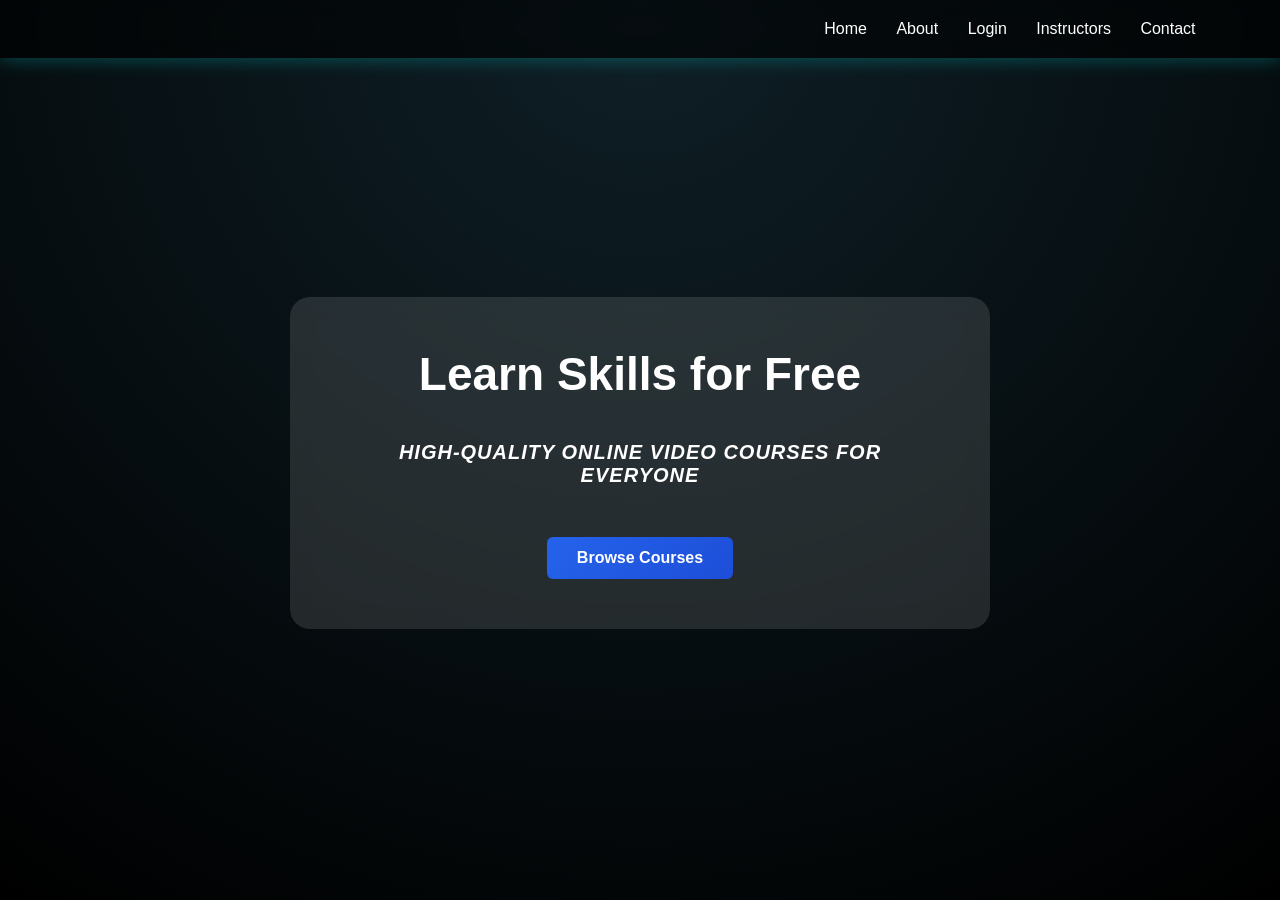
<file: index.html>
<!DOCTYPE html>
<html lang="en">
<head>
<meta charset="UTF-8">
<title>LearnHub | Free Video Courses</title>
<link rel="stylesheet" href="style.css">
</head>
<body>

<header>
  <h1></h1>
  <nav>
    <a href="index.html">Home</a>
    <a href="about.html">About</a>
    <a href="login.html">Login</a>
    <a href="instructors.html">Instructors</a>
    <a href="contact.html">Contact</a>
    <button onclick="toggleDark()"></button>
  </nav>
</header>

<section class="hero" style="position: relative; overflow: hidden;">

  <!-- Background Video -->
  <video autoplay muted loop playsinline
    style="
      position: absolute;
      top: 50%;
      left: 50%;
      min-width: 100%;
      min-height: 100%;
      width: auto;
      height: auto;
      transform: translate(-50%, -50%);
      z-index: -1;
      object-fit: cover;
    ">
    <source src="https://media.istockphoto.com/id/869584204/video/typing-on-laptop-keyboard.mp4?s=mp4-640x640-is&k=20&c=Zihyv3ENq0JlG5N9iDpDkFglo_7ZPYJz7JL7HR5-B1g=" type="video/mp4">
    Your browser does not support the video tag.
  </video>

  <!-- Hero Content -->
  <div class="hero-box">
    <h2>Learn Skills for Free</h2>
    <p>High-quality online video courses for everyone</p>
    <a href="courses.html" class="btn">Browse Courses</a>
  </div>
</section>
<script>
function toggleDark(){
  document.body.classList.toggle("dark");
}
</script>

</body>
</html>
</file>
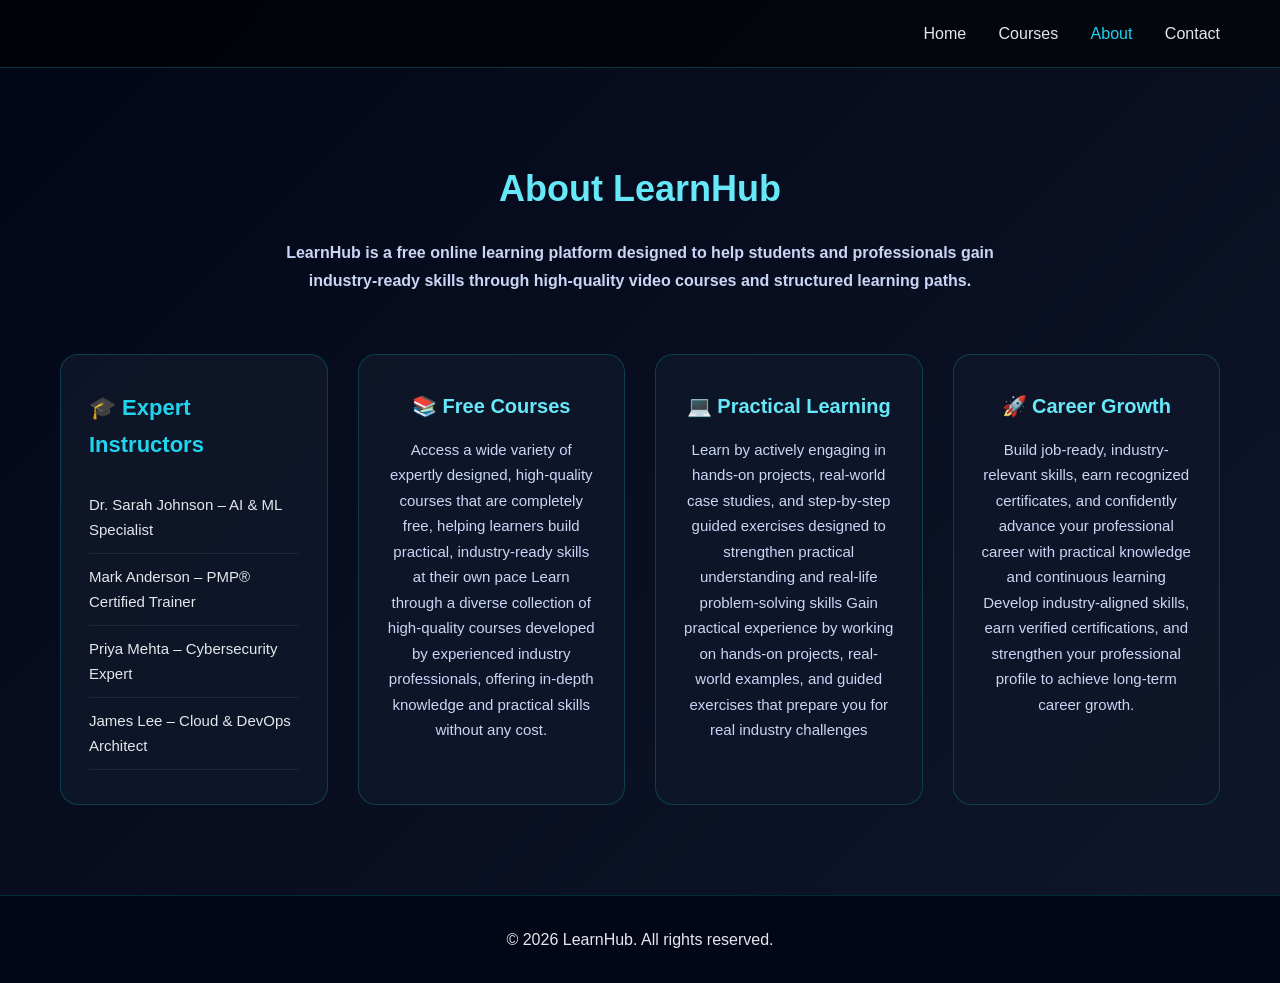
<file: about.html>
<!DOCTYPE html>
<html lang="en">
<head>
  <meta charset="UTF-8">
  <title>About | LearnHub</title>

  <style>
    /* RESET */
    * {
      margin: 0;
      padding: 0;
      box-sizing: border-box;
      font-family: "Segoe UI", Arial, sans-serif;
    }

    body {
      background: linear-gradient(135deg, #020617, #0f172a);
      color: #e5e7eb;
      line-height: 1.7;
    }

    /* HEADER */
    .main-header {
      display: flex;
      justify-content: space-between;
      align-items: center;
      padding: 20px 60px;
      background: rgba(0, 0, 0, 0.6);
      border-bottom: 1px solid rgba(0, 255, 255, 0.2);
    }

    .logo {
      font-size: 28px;
      color: #22d3ee;
    }

    .nav-links a {
      margin-left: 28px;
      color: #e5e7eb;
      text-decoration: none;
      font-weight: 500;
    }

    .nav-links a.active,
    .nav-links a:hover {
      color: #22d3ee;
    }

    /* SECTIONS */
    section {
      padding: 90px 60px;
      text-align: center;
    }

    .section-title {
      font-size: 36px;
      color: #67e8f9;
      margin-bottom: 20px;
    }

    .section-desc {
      max-width: 780px;
      margin: 0 auto 60px;
      color: #cbd5f5;
    }

    /* ABOUT FEATURES */
    .about-features {
      max-width: 1200px;
      margin: 0 auto;
      display: grid;
      grid-template-columns: repeat(4, 1fr);
      gap: 30px;
    }

    .feature-box {
      background: rgba(15, 23, 42, 0.9);
      border-radius: 18px;
      padding: 34px 28px;
      border: 1px solid rgba(0, 255, 255, 0.18);
      min-height: 320px;
      display: flex;
      flex-direction: column;
      justify-content: flex-start;
      transition: 0.35s;
    }

    .feature-box:hover {
      transform: translateY(-8px);
      box-shadow: 0 0 32px rgba(34, 211, 238, 0.45);
    }

    .expert-box {
      text-align: left;
    }

    .expert-title {
      font-size: 22px;
      margin-bottom: 18px;
      color: #22d3ee;
    }

    .expert-list li {
      list-style: none;
      padding: 10px 0;
      border-bottom: 1px solid rgba(255, 255, 255, 0.08);
      font-size: 15px;
    }

    .feature-title {
      font-size: 20px;
      font-weight: 600;
      margin-bottom: 14px;
      color: #67e8f9;
    }

    .feature-desc {
      font-size: 15px;
      color: #cbd5f5;
    }

    /* PROGRAMS */
    .program-grid {
      display: grid;
      grid-template-columns: repeat(auto-fit, minmax(280px, 1fr));
      gap: 40px;
    }

    .program-card {
      background: rgba(15, 23, 42, 0.85);
      border-radius: 18px;
      padding: 20px;
      border: 1px solid rgba(0, 255, 255, 0.2);
      transition: 0.3s;
    }

    .program-card:hover {
      transform: translateY(-8px);
      box-shadow: 0 0 30px rgba(34, 211, 238, 0.4);
    }

    .program-card img {
      width: 100%;
      border-radius: 12px;
      margin-bottom: 16px;
    }

    .program-card h3 {
      color: #67e8f9;
      margin-bottom: 10px;
    }

    .program-card button {
      margin-top: 14px;
      padding: 10px 20px;
      border-radius: 30px;
      border: none;
      background: #22d3ee;
      color: #020617;
      font-weight: 600;
      cursor: pointer;
    }

    /* FOOTER */
    .main-footer {
      padding: 30px;
      text-align: center;
      background: #020617;
      border-top: 1px solid rgba(0, 255, 255, 0.15);
    }

    /* RESPONSIVE */
    @media (max-width: 1024px) {
      .about-features {
        grid-template-columns: repeat(2, 1fr);
      }
    }

    @media (max-width: 600px) {
      section {
        padding: 70px 24px;
      }

      .about-features {
        grid-template-columns: 1fr;
      }
    }
  </style>
</head>

<body>

<header class="main-header">
  <h1 class="logo"></h1>
  <nav class="nav-links">
    <a href="index.html">Home</a>
    <a href="courses.html">Courses</a>
    <a href="about.html" class="active">About</a>
    <a href="contact.html">Contact</a>
  </nav>
</header>

<main>

<section class="about-section">
  <h2 class="section-title">About LearnHub</h2>
  <p class="section-desc">
    <b>LearnHub is a free online learning platform designed to help students
    and professionals gain industry-ready skills through high-quality
    video courses and structured learning paths.</b>
  </p>

  <div class="about-features">

    <div class="feature-box expert-box">
      <h3 class="expert-title">🎓 Expert Instructors</h3>
      <ul class="expert-list">
        <li>Dr. Sarah Johnson – AI & ML Specialist</li>
        <li>Mark Anderson – PMP® Certified Trainer</li>
        <li>Priya Mehta – Cybersecurity Expert</li>
        <li>James Lee – Cloud & DevOps Architect</li>
      </ul>
    </div>

    <div class="feature-box">
      <div class="feature-title">📚 Free Courses</div>
      <div class="feature-desc">
       Access a wide variety of expertly designed, high-quality courses that are completely free, helping learners build practical, industry-ready skills at their own pace Learn through a diverse collection of high-quality courses developed by experienced industry professionals, offering in-depth knowledge and practical skills without any cost.
      </div>
    </div>

    <div class="feature-box">
      <div class="feature-title">💻 Practical Learning</div>
      <div class="feature-desc">
        Learn by actively engaging in hands-on projects, real-world case studies, and step-by-step guided exercises designed to strengthen practical understanding and real-life problem-solving skills Gain practical experience by working on hands-on projects, real-world examples, and guided exercises that prepare you for real industry challenges
      </div>
    </div>

    <div class="feature-box">
      <div class="feature-title">🚀 Career Growth</div>
      <div class="feature-desc">
        Build job-ready, industry-relevant skills, earn recognized certificates, and confidently advance your professional career with practical knowledge and continuous learning Develop industry-aligned skills, earn verified certifications, and strengthen your professional profile to achieve long-term career growth.
      </div>
    </div>

  </div>
</section>

</main>

<footer class="main-footer">
  <p>© 2026 LearnHub. All rights reserved.</p>
</footer>

</body>
</html>
</file>
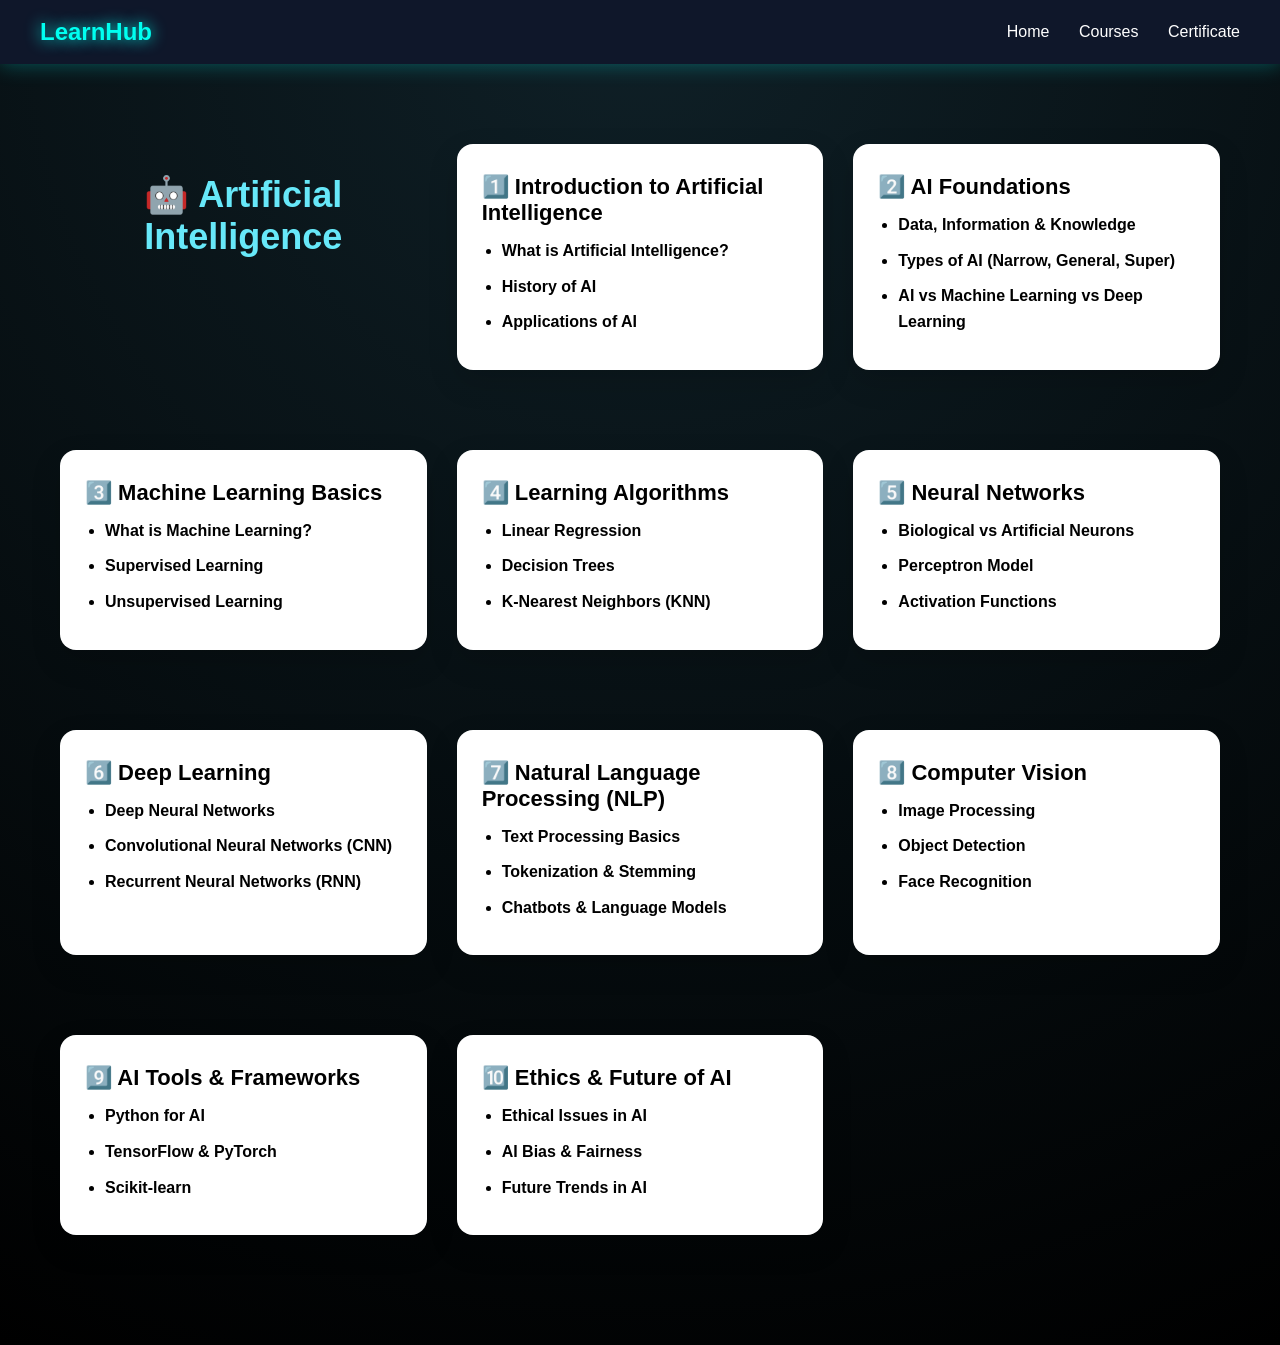
<file: course-ai.html>
<html lang="en">
<head>
<meta charset="UTF-8">
<title>HTML Course | LearnHub</title>
<link rel="stylesheet" href="style.css">
</head>
<body>

<header class="lux-header">
  <h1>LearnHub</h1>
  <nav>
    <a href="index.html">Home</a>
    <a href="courses.html">Courses</a>
    <a href="certificate.html">Certificate</a>
  </nav>
</header>
<section class="lux-container">

  <h2 class="section-title">🤖 Artificial Intelligence </h2>

  <div class="lux-card topic">
    <h3>1️⃣ Introduction to Artificial Intelligence</h3>
    <ul class="subtopics">
      <li><a href="#" target="_blank">What is Artificial Intelligence?</a></li>
      <li><a href="#" target="_blank">History of AI</a></li>
      <li><a href="#" target="_blank">Applications of AI</a></li>
    </ul>
  </div>

  <div class="lux-card topic">
    <h3>2️⃣ AI Foundations</h3>
    <ul class="subtopics">
      <li><a href="#" target="_blank">Data, Information & Knowledge</a></li>
      <li><a href="#" target="_blank">Types of AI (Narrow, General, Super)</a></li>
      <li><a href="#" target="_blank">AI vs Machine Learning vs Deep Learning</a></li>
    </ul>
  </div>

  <div class="lux-card topic">
    <h3>3️⃣ Machine Learning Basics</h3>
    <ul class="subtopics">
      <li><a href="#" target="_blank">What is Machine Learning?</a></li>
      <li><a href="#" target="_blank">Supervised Learning</a></li>
      <li><a href="#" target="_blank">Unsupervised Learning</a></li>
    </ul>
  </div>

  <div class="lux-card topic">
    <h3>4️⃣ Learning Algorithms</h3>
    <ul class="subtopics">
      <li><a href="#" target="_blank">Linear Regression</a></li>
      <li><a href="#" target="_blank">Decision Trees</a></li>
      <li><a href="#" target="_blank">K-Nearest Neighbors (KNN)</a></li>
    </ul>
  </div>

  <div class="lux-card topic">
    <h3>5️⃣ Neural Networks</h3>
    <ul class="subtopics">
      <li><a href="#" target="_blank">Biological vs Artificial Neurons</a></li>
      <li><a href="#" target="_blank">Perceptron Model</a></li>
      <li><a href="#" target="_blank">Activation Functions</a></li>
    </ul>
  </div>

  <div class="lux-card topic">
    <h3>6️⃣ Deep Learning</h3>
    <ul class="subtopics">
      <li><a href="#" target="_blank">Deep Neural Networks</a></li>
      <li><a href="#" target="_blank">Convolutional Neural Networks (CNN)</a></li>
      <li><a href="#" target="_blank">Recurrent Neural Networks (RNN)</a></li>
    </ul>
  </div>

  <div class="lux-card topic">
    <h3>7️⃣ Natural Language Processing (NLP)</h3>
    <ul class="subtopics">
      <li><a href="#" target="_blank">Text Processing Basics</a></li>
      <li><a href="#" target="_blank">Tokenization & Stemming</a></li>
      <li><a href="#" target="_blank">Chatbots & Language Models</a></li>
    </ul>
  </div>

  <div class="lux-card topic">
    <h3>8️⃣ Computer Vision</h3>
    <ul class="subtopics">
      <li><a href="#" target="_blank">Image Processing</a></li>
      <li><a href="#" target="_blank">Object Detection</a></li>
      <li><a href="#" target="_blank">Face Recognition</a></li>
    </ul>
  </div>

  <div class="lux-card topic">
    <h3>9️⃣ AI Tools & Frameworks</h3>
    <ul class="subtopics">
      <li><a href="#" target="_blank">Python for AI</a></li>
      <li><a href="#" target="_blank">TensorFlow & PyTorch</a></li>
      <li><a href="#" target="_blank">Scikit-learn</a></li>
    </ul>
  </div>

  <div class="lux-card topic">
    <h3>🔟 Ethics & Future of AI</h3>
    <ul class="subtopics">
      <li><a href="#" target="_blank">Ethical Issues in AI</a></li>
      <li><a href="#" target="_blank">AI Bias & Fairness</a></li>
      <li><a href="#" target="_blank">Future Trends in AI</a></li>
    </ul>
  </div>

</section>

<script>
 const topics = document.querySelectorAll("[data-topic]");
 let completedTopics = 0;
 function completeTopic(btn) {
 const card = btn.parentElement; 
if (card.classList.contains("completed")) return;
 card.classList.add("completed");
 card.classList.remove("locked");
 card.querySelector(".check").style.display = "inline";
 btn.innerText = "Completed ✔"; 
btn.disabled = true;
 completedTopics++;
 // Unlock next topic
 const next = card.nextElementSibling; 
if (next && next.classList.contains("locked")) { 
next.classList.remove("locked"); 
}
 updateProgress();
 } 
function updateProgress(){
 const percent = Math.round((completedTopics / topics.length) * 100); progress = percent;
 document.getElementById("progressValue").innerText = percent + "%";
 document.getElementById("progressText").innerText = "Course Progress: " + percent + "%";
 if (percent >= 70 && quizPassed) {
 unlockCertificate();
 }
 }
 </script>
 </body>
</file>
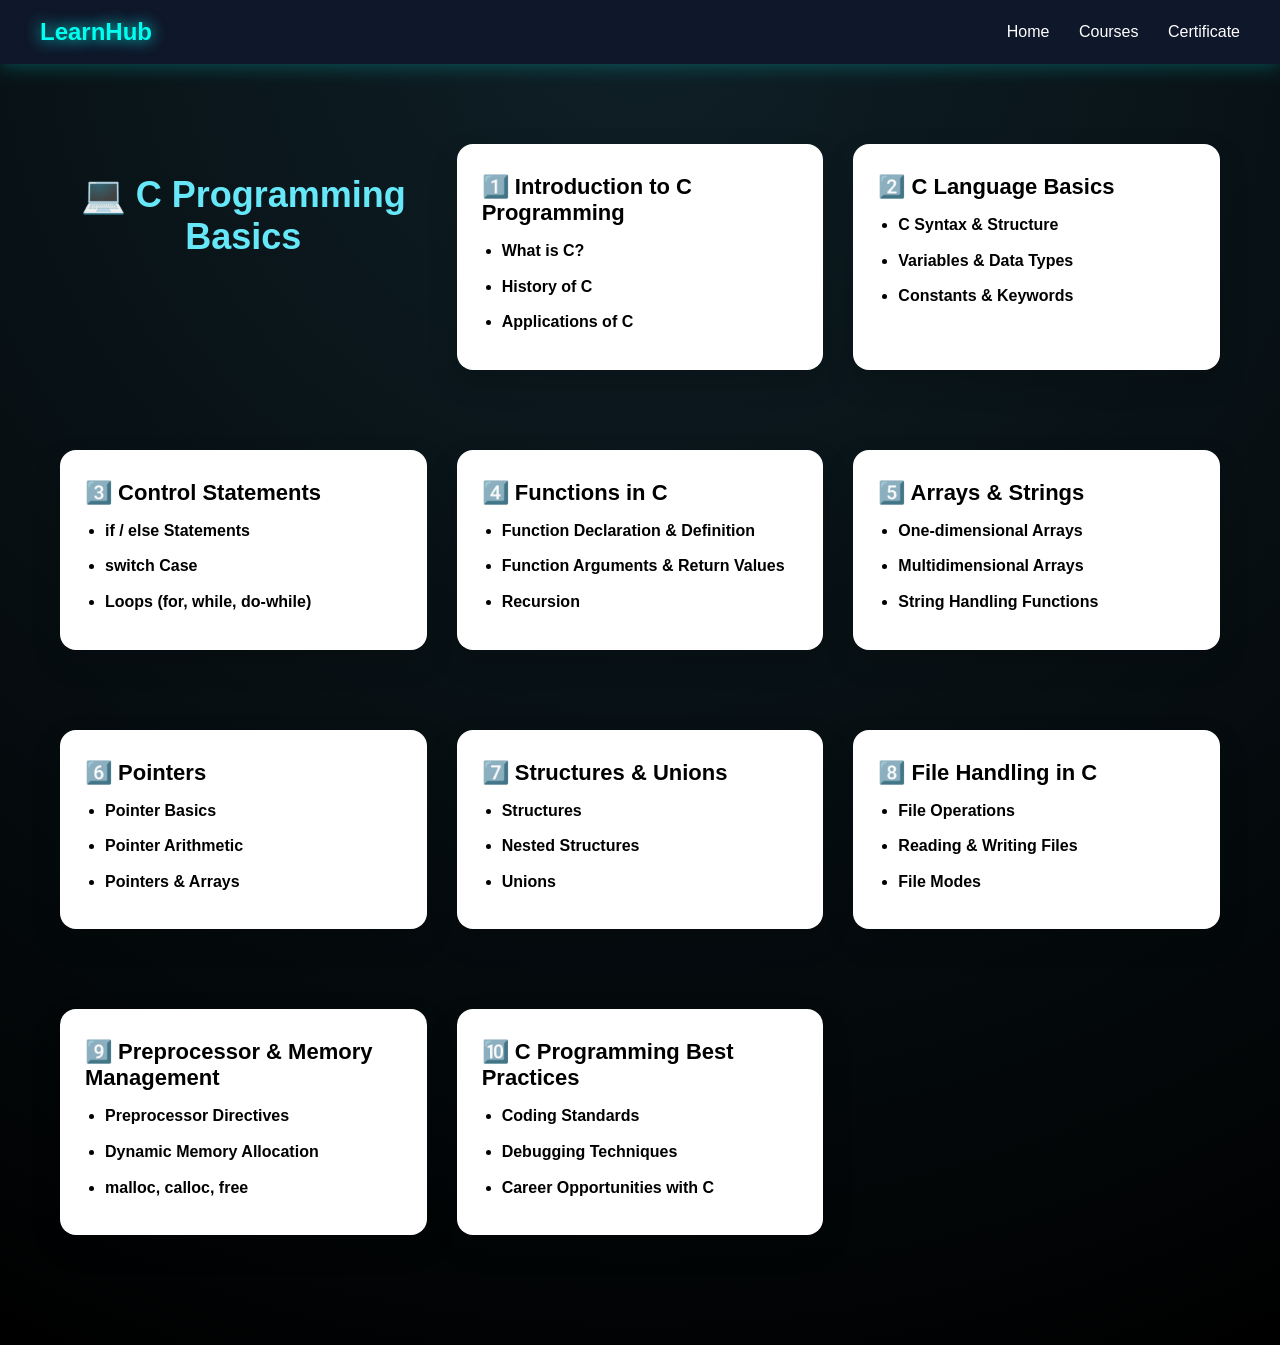
<file: course-C.html>
<html lang="en">
<head>
<meta charset="UTF-8">
<title>HTML Course | LearnHub</title>
<link rel="stylesheet" href="style.css">
</head>
<body>

<header class="lux-header">
  <h1>LearnHub</h1>
  <nav>
    <a href="index.html">Home</a>
    <a href="courses.html">Courses</a>
    <a href="certificate.html">Certificate</a>
  </nav>
</header>
<section class="lux-container">

  <h2 class="section-title">💻 C Programming Basics</h2>

  <div class="lux-card topic">
    <h3>1️⃣ Introduction to C Programming</h3>
    <ul class="subtopics">
      <li><a href="#" target="_blank">What is C?</a></li>
      <li><a href="#" target="_blank">History of C</a></li>
      <li><a href="#" target="_blank">Applications of C</a></li>
    </ul>
  </div>

  <div class="lux-card topic">
    <h3>2️⃣ C Language Basics</h3>
    <ul class="subtopics">
      <li><a href="#" target="_blank">C Syntax & Structure</a></li>
      <li><a href="#" target="_blank">Variables & Data Types</a></li>
      <li><a href="#" target="_blank">Constants & Keywords</a></li>
    </ul>
  </div>

  <div class="lux-card topic">
    <h3>3️⃣ Control Statements</h3>
    <ul class="subtopics">
      <li><a href="#" target="_blank">if / else Statements</a></li>
      <li><a href="#" target="_blank">switch Case</a></li>
      <li><a href="#" target="_blank">Loops (for, while, do-while)</a></li>
    </ul>
  </div>

  <div class="lux-card topic">
    <h3>4️⃣ Functions in C</h3>
    <ul class="subtopics">
      <li><a href="#" target="_blank">Function Declaration & Definition</a></li>
      <li><a href="#" target="_blank">Function Arguments & Return Values</a></li>
      <li><a href="#" target="_blank">Recursion</a></li>
    </ul>
  </div>

  <div class="lux-card topic">
    <h3>5️⃣ Arrays & Strings</h3>
    <ul class="subtopics">
      <li><a href="#" target="_blank">One-dimensional Arrays</a></li>
      <li><a href="#" target="_blank">Multidimensional Arrays</a></li>
      <li><a href="#" target="_blank">String Handling Functions</a></li>
    </ul>
  </div>

  <div class="lux-card topic">
    <h3>6️⃣ Pointers</h3>
    <ul class="subtopics">
      <li><a href="#" target="_blank">Pointer Basics</a></li>
      <li><a href="#" target="_blank">Pointer Arithmetic</a></li>
      <li><a href="#" target="_blank">Pointers & Arrays</a></li>
    </ul>
  </div>

  <div class="lux-card topic">
    <h3>7️⃣ Structures & Unions</h3>
    <ul class="subtopics">
      <li><a href="#" target="_blank">Structures</a></li>
      <li><a href="#" target="_blank">Nested Structures</a></li>
      <li><a href="#" target="_blank">Unions</a></li>
    </ul>
  </div>

  <div class="lux-card topic">
    <h3>8️⃣ File Handling in C</h3>
    <ul class="subtopics">
      <li><a href="#" target="_blank">File Operations</a></li>
      <li><a href="#" target="_blank">Reading & Writing Files</a></li>
      <li><a href="#" target="_blank">File Modes</a></li>
    </ul>
  </div>

  <div class="lux-card topic">
    <h3>9️⃣ Preprocessor & Memory Management</h3>
    <ul class="subtopics">
      <li><a href="#" target="_blank">Preprocessor Directives</a></li>
      <li><a href="#" target="_blank">Dynamic Memory Allocation</a></li>
      <li><a href="#" target="_blank">malloc, calloc, free</a></li>
    </ul>
  </div>

  <div class="lux-card topic">
    <h3>🔟 C Programming Best Practices</h3>
    <ul class="subtopics">
      <li><a href="#" target="_blank">Coding Standards</a></li>
      <li><a href="#" target="_blank">Debugging Techniques</a></li>
      <li><a href="#" target="_blank">Career Opportunities with C</a></li>
    </ul>
  </div>

</section>

<script>
 const topics = document.querySelectorAll("[data-topic]");
 let completedTopics = 0;
 function completeTopic(btn) {
 const card = btn.parentElement; 
if (card.classList.contains("completed")) return;
 card.classList.add("completed");
 card.classList.remove("locked");
 card.querySelector(".check").style.display = "inline";
 btn.innerText = "Completed ✔"; 
btn.disabled = true;
 completedTopics++;
 // Unlock next topic
 const next = card.nextElementSibling; 
if (next && next.classList.contains("locked")) { 
next.classList.remove("locked"); 
}
 updateProgress();
 } 
function updateProgress(){
 const percent = Math.round((completedTopics / topics.length) * 100); progress = percent;
 document.getElementById("progressValue").innerText = percent + "%";
 document.getElementById("progressText").innerText = "Course Progress: " + percent + "%";
 if (percent >= 70 && quizPassed) {
 unlockCertificate();
 }
 }
 </script>
</file>
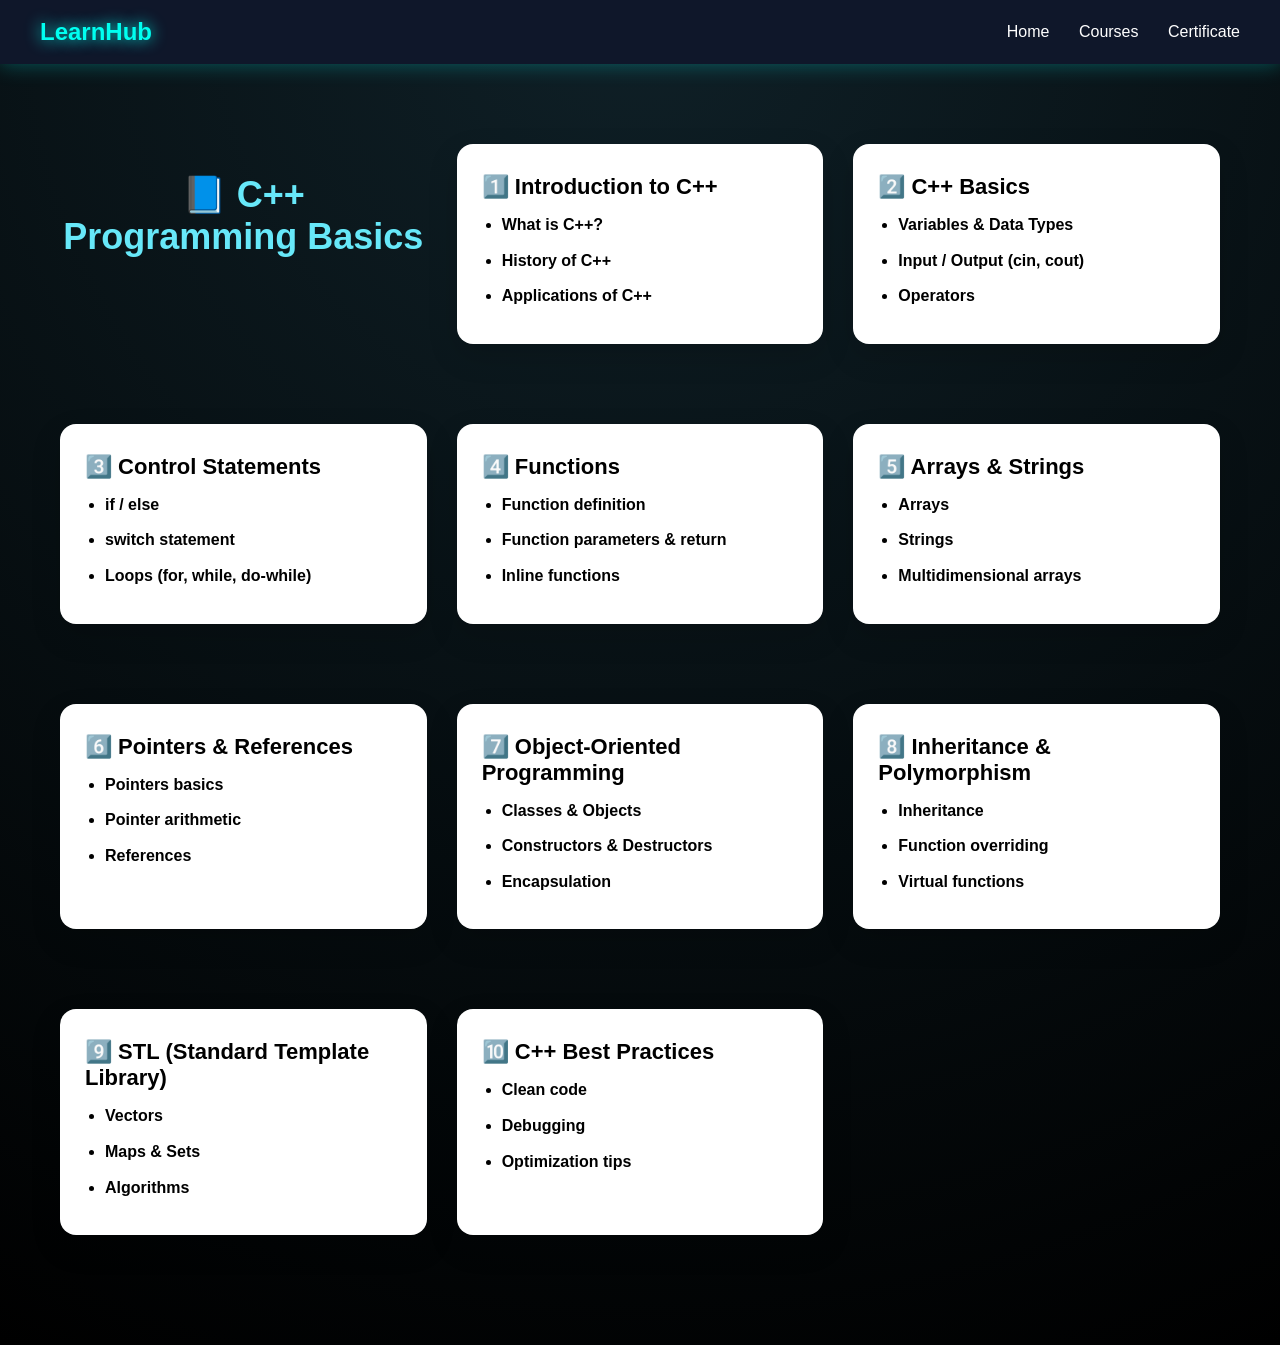
<file: course-cpp.html>
<html lang="en">
<head>
<meta charset="UTF-8">
<title>HTML Course | LearnHub</title>
<link rel="stylesheet" href="style.css">
</head>
<body>

<header class="lux-header">
  <h1>LearnHub</h1>
  <nav>
    <a href="index.html">Home</a>
    <a href="courses.html">Courses</a>
    <a href="certificate.html">Certificate</a>
  </nav>
</header>
<section class="lux-container">

  <h2 class="section-title">📘 C++ Programming Basics</h2>

  <div class="lux-card topic">
    <h3>1️⃣ Introduction to C++</h3>
    <ul class="subtopics">
      <li><a href="https://youtu.be/vLnPwxZdW4Y" target="_blank">What is C++?</a></li>
      <li><a href="https://youtu.be/vLnPwxZdW4Y" target="_blank">History of C++</a></li>
      <li><a href="https://youtu.be/vLnPwxZdW4Y" target="_blank">Applications of C++</a></li>
    </ul>
  </div>

  <div class="lux-card topic">
    <h3>2️⃣ C++ Basics</h3>
    <ul class="subtopics">
      <li><a href="https://youtu.be/ZzaPdXTrSb8" target="_blank">Variables & Data Types</a></li>
      <li><a href="https://youtu.be/ZzaPdXTrSb8" target="_blank">Input / Output (cin, cout)</a></li>
      <li><a href="https://youtu.be/ZzaPdXTrSb8" target="_blank">Operators</a></li>
    </ul>
  </div>

  <div class="lux-card topic">
    <h3>3️⃣ Control Statements</h3>
    <ul class="subtopics">
      <li><a href="https://youtu.be/7dPdMtBX1d8" target="_blank">if / else</a></li>
      <li><a href="https://youtu.be/7dPdMtBX1d8" target="_blank">switch statement</a></li>
      <li><a href="https://youtu.be/7dPdMtBX1d8" target="_blank">Loops (for, while, do-while)</a></li>
    </ul>
  </div>

  <div class="lux-card topic">
    <h3>4️⃣ Functions</h3>
    <ul class="subtopics">
      <li><a href="https://youtu.be/8jLOx1hD3_o" target="_blank">Function definition</a></li>
      <li><a href="https://youtu.be/8jLOx1hD3_o" target="_blank">Function parameters & return</a></li>
      <li><a href="https://youtu.be/8jLOx1hD3_o" target="_blank">Inline functions</a></li>
    </ul>
  </div>

  <div class="lux-card topic">
    <h3>5️⃣ Arrays & Strings</h3>
    <ul class="subtopics">
      <li><a href="https://youtu.be/8PopR3x-VMY" target="_blank">Arrays</a></li>
      <li><a href="https://youtu.be/8PopR3x-VMY" target="_blank">Strings</a></li>
      <li><a href="https://youtu.be/8PopR3x-VMY" target="_blank">Multidimensional arrays</a></li>
    </ul>
  </div>

  <div class="lux-card topic">
    <h3>6️⃣ Pointers & References</h3>
    <ul class="subtopics">
      <li><a href="https://youtu.be/Z_vX9Y8Jzqg" target="_blank">Pointers basics</a></li>
      <li><a href="https://youtu.be/Z_vX9Y8Jzqg" target="_blank">Pointer arithmetic</a></li>
      <li><a href="https://youtu.be/Z_vX9Y8Jzqg" target="_blank">References</a></li>
    </ul>
  </div>

  <div class="lux-card topic">
    <h3>7️⃣ Object-Oriented Programming</h3>
    <ul class="subtopics">
      <li><a href="https://youtu.be/wN0x9eZLix4" target="_blank">Classes & Objects</a></li>
      <li><a href="https://youtu.be/wN0x9eZLix4" target="_blank">Constructors & Destructors</a></li>
      <li><a href="https://youtu.be/wN0x9eZLix4" target="_blank">Encapsulation</a></li>
    </ul>
  </div>

  <div class="lux-card topic">
    <h3>8️⃣ Inheritance & Polymorphism</h3>
    <ul class="subtopics">
      <li><a href="https://youtu.be/5hR4D5k6fBc" target="_blank">Inheritance</a></li>
      <li><a href="https://youtu.be/5hR4D5k6fBc" target="_blank">Function overriding</a></li>
      <li><a href="https://youtu.be/5hR4D5k6fBc" target="_blank">Virtual functions</a></li>
    </ul>
  </div>

  <div class="lux-card topic">
    <h3>9️⃣ STL (Standard Template Library)</h3>
    <ul class="subtopics">
      <li><a href="https://youtu.be/g-1Cn3ccwXY" target="_blank">Vectors</a></li>
      <li><a href="https://youtu.be/g-1Cn3ccwXY" target="_blank">Maps & Sets</a></li>
      <li><a href="https://youtu.be/g-1Cn3ccwXY" target="_blank">Algorithms</a></li>
    </ul>
  </div>

  <div class="lux-card topic">
    <h3>🔟 C++ Best Practices</h3>
    <ul class="subtopics">
      <li><a href="https://youtu.be/vLnPwxZdW4Y" target="_blank">Clean code</a></li>
      <li><a href="https://youtu.be/vLnPwxZdW4Y" target="_blank">Debugging</a></li>
      <li><a href="https://youtu.be/vLnPwxZdW4Y" target="_blank">Optimization tips</a></li>
    </ul>
  </div>

</section>

<script>
 const topics = document.querySelectorAll("[data-topic]");
 let completedTopics = 0;
 function completeTopic(btn) {
 const card = btn.parentElement; 
if (card.classList.contains("completed")) return;
 card.classList.add("completed");
 card.classList.remove("locked");
 card.querySelector(".check").style.display = "inline";
 btn.innerText = "Completed ✔"; 
btn.disabled = true;
 completedTopics++;
 // Unlock next topic
 const next = card.nextElementSibling; 
if (next && next.classList.contains("locked")) { 
next.classList.remove("locked"); 
}
 updateProgress();
 } 
function updateProgress(){
 const percent = Math.round((completedTopics / topics.length) * 100); progress = percent;
 document.getElementById("progressValue").innerText = percent + "%";
 document.getElementById("progressText").innerText = "Course Progress: " + percent + "%";
 if (percent >= 70 && quizPassed) {
 unlockCertificate();
 }
 }
 </script>
 </body>
 </html>
</file>
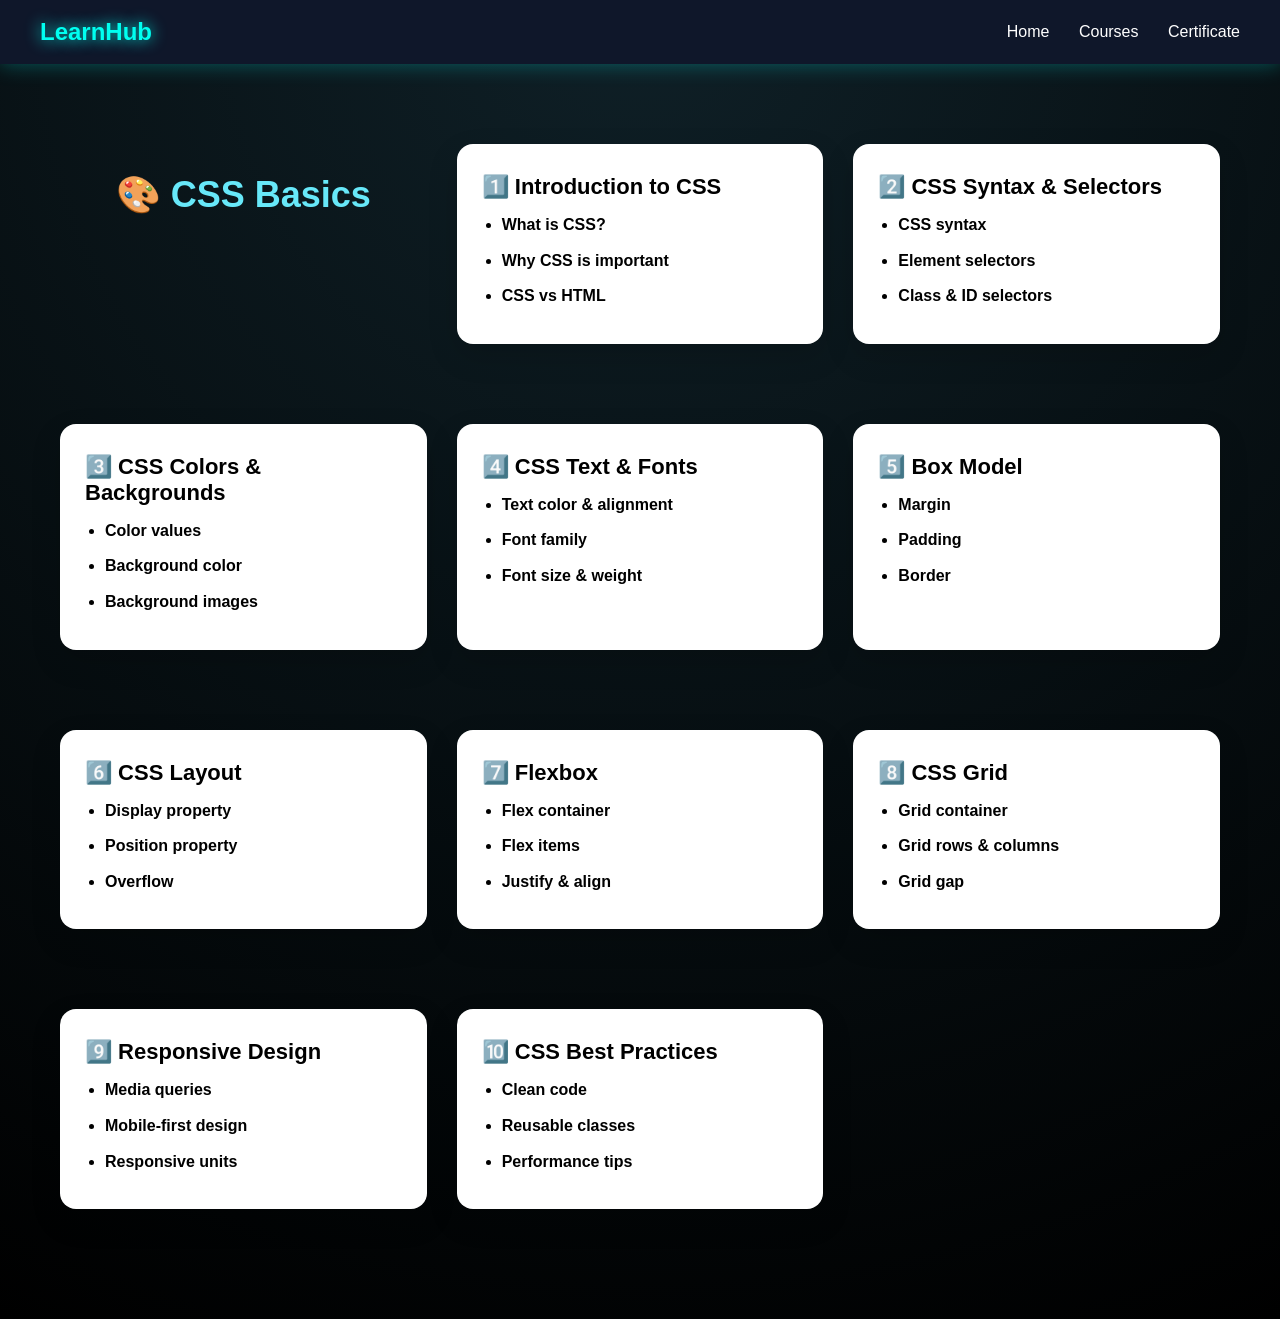
<file: Course-css.html>
<html lang="en">
<head>
<meta charset="UTF-8">
<title>HTML Course | LearnHub</title>
<link rel="stylesheet" href="style.css">
</head>
<body>

<header class="lux-header">
  <h1>LearnHub</h1>
  <nav>
    <a href="index.html">Home</a>
    <a href="courses.html">Courses</a>
    <a href="certificate.html">Certificate</a>
  </nav>
</header>
<!-- CSS TOPICS -->
<section class="lux-container">

  <h2 class="section-title">🎨 CSS Basics</h2>

  <div class="lux-card topic">
    <h3>1️⃣ Introduction to CSS</h3>
    <ul class="subtopics">
      <li><a href="https://youtu.be/1Rs2ND1ryYc" target="_blank">What is CSS?</a></li>
      <li><a href="https://youtu.be/1Rs2ND1ryYc" target="_blank">Why CSS is important</a></li>
      <li><a href="https://youtu.be/yfoY53QXEnI" target="_blank">CSS vs HTML</a></li>
    </ul>
  </div>

  <div class="lux-card topic">
    <h3>2️⃣ CSS Syntax & Selectors</h3>
    <ul class="subtopics">
      <li><a href="https://youtu.be/ZNXN_inHz8s" target="_blank">CSS syntax</a></li>
      <li><a href="https://youtu.be/l1mER1bV0N0" target="_blank">Element selectors</a></li>
      <li><a href="https://youtu.be/l1mER1bV0N0" target="_blank">Class & ID selectors</a></li>
    </ul>
  </div>

  <div class="lux-card topic">
    <h3>3️⃣ CSS Colors & Backgrounds</h3>
    <ul class="subtopics">
      <li><a href="https://youtu.be/7kVeCqQCxlk" target="_blank">Color values</a></li>
      <li><a href="https://youtu.be/7kVeCqQCxlk" target="_blank">Background color</a></li>
      <li><a href="https://youtu.be/7kVeCqQCxlk" target="_blank">Background images</a></li>
    </ul>
  </div>

  <div class="lux-card topic">
    <h3>4️⃣ CSS Text & Fonts</h3>
    <ul class="subtopics">
      <li><a href="https://youtu.be/yfoY53QXEnI" target="_blank">Text color & alignment</a></li>
      <li><a href="https://youtu.be/yfoY53QXEnI" target="_blank">Font family</a></li>
      <li><a href="https://youtu.be/yfoY53QXEnI" target="_blank">Font size & weight</a></li>
    </ul>
  </div>

  <div class="lux-card topic">
    <h3>5️⃣ Box Model</h3>
    <ul class="subtopics">
      <li><a href="https://youtu.be/rIO5326FgPE" target="_blank">Margin</a></li>
      <li><a href="https://youtu.be/rIO5326FgPE" target="_blank">Padding</a></li>
      <li><a href="https://youtu.be/rIO5326FgPE" target="_blank">Border</a></li>
    </ul>
  </div>

  <div class="lux-card topic">
    <h3>6️⃣ CSS Layout</h3>
    <ul class="subtopics">
      <li><a href="https://youtu.be/jx5jmI0UlXU" target="_blank">Display property</a></li>
      <li><a href="https://youtu.be/jx5jmI0UlXU" target="_blank">Position property</a></li>
      <li><a href="https://youtu.be/jx5jmI0UlXU" target="_blank">Overflow</a></li>
    </ul>
  </div>

  <div class="lux-card topic">
    <h3>7️⃣ Flexbox</h3>
    <ul class="subtopics">
      <li><a href="https://youtu.be/fYq5PXgSsbE" target="_blank">Flex container</a></li>
      <li><a href="https://youtu.be/fYq5PXgSsbE" target="_blank">Flex items</a></li>
      <li><a href="https://youtu.be/fYq5PXgSsbE" target="_blank">Justify & align</a></li>
    </ul>
  </div>

  <div class="lux-card topic">
    <h3>8️⃣ CSS Grid</h3>
    <ul class="subtopics">
      <li><a href="https://youtu.be/EFafSYg-PkI" target="_blank">Grid container</a></li>
      <li><a href="https://youtu.be/EFafSYg-PkI" target="_blank">Grid rows & columns</a></li>
      <li><a href="https://youtu.be/EFafSYg-PkI" target="_blank">Grid gap</a></li>
    </ul>
  </div>

  <div class="lux-card topic">
    <h3>9️⃣ Responsive Design</h3>
    <ul class="subtopics">
      <li><a href="https://youtu.be/srvUrASNj0s" target="_blank">Media queries</a></li>
      <li><a href="https://youtu.be/srvUrASNj0s" target="_blank">Mobile-first design</a></li>
      <li><a href="https://youtu.be/srvUrASNj0s" target="_blank">Responsive units</a></li>
    </ul>
  </div>

  <div class="lux-card topic">
    <h3>🔟 CSS Best Practices</h3>
    <ul class="subtopics">
      <li><a href="https://youtu.be/1Rs2ND1ryYc" target="_blank">Clean code</a></li>
      <li><a href="https://youtu.be/1Rs2ND1ryYc" target="_blank">Reusable classes</a></li>
      <li><a href="https://youtu.be/1Rs2ND1ryYc" target="_blank">Performance tips</a></li>
    </ul>
  </div>

</section>

<script>
 const topics = document.querySelectorAll("[data-topic]");
 let completedTopics = 0;
 function completeTopic(btn) {
 const card = btn.parentElement; 
if (card.classList.contains("completed")) return;
 card.classList.add("completed");
 card.classList.remove("locked");
 card.querySelector(".check").style.display = "inline";
 btn.innerText = "Completed ✔"; 
btn.disabled = true;
 completedTopics++;
 // Unlock next topic
 const next = card.nextElementSibling; 
if (next && next.classList.contains("locked")) { 
next.classList.remove("locked"); 
}
 updateProgress();
 } 
function updateProgress(){
 const percent = Math.round((completedTopics / topics.length) * 100); progress = percent;
 document.getElementById("progressValue").innerText = percent + "%";
 document.getElementById("progressText").innerText = "Course Progress: " + percent + "%";
 if (percent >= 70 && quizPassed) {
 unlockCertificate();
 }
 }
 </script>
 </body>
 </html>
</file>
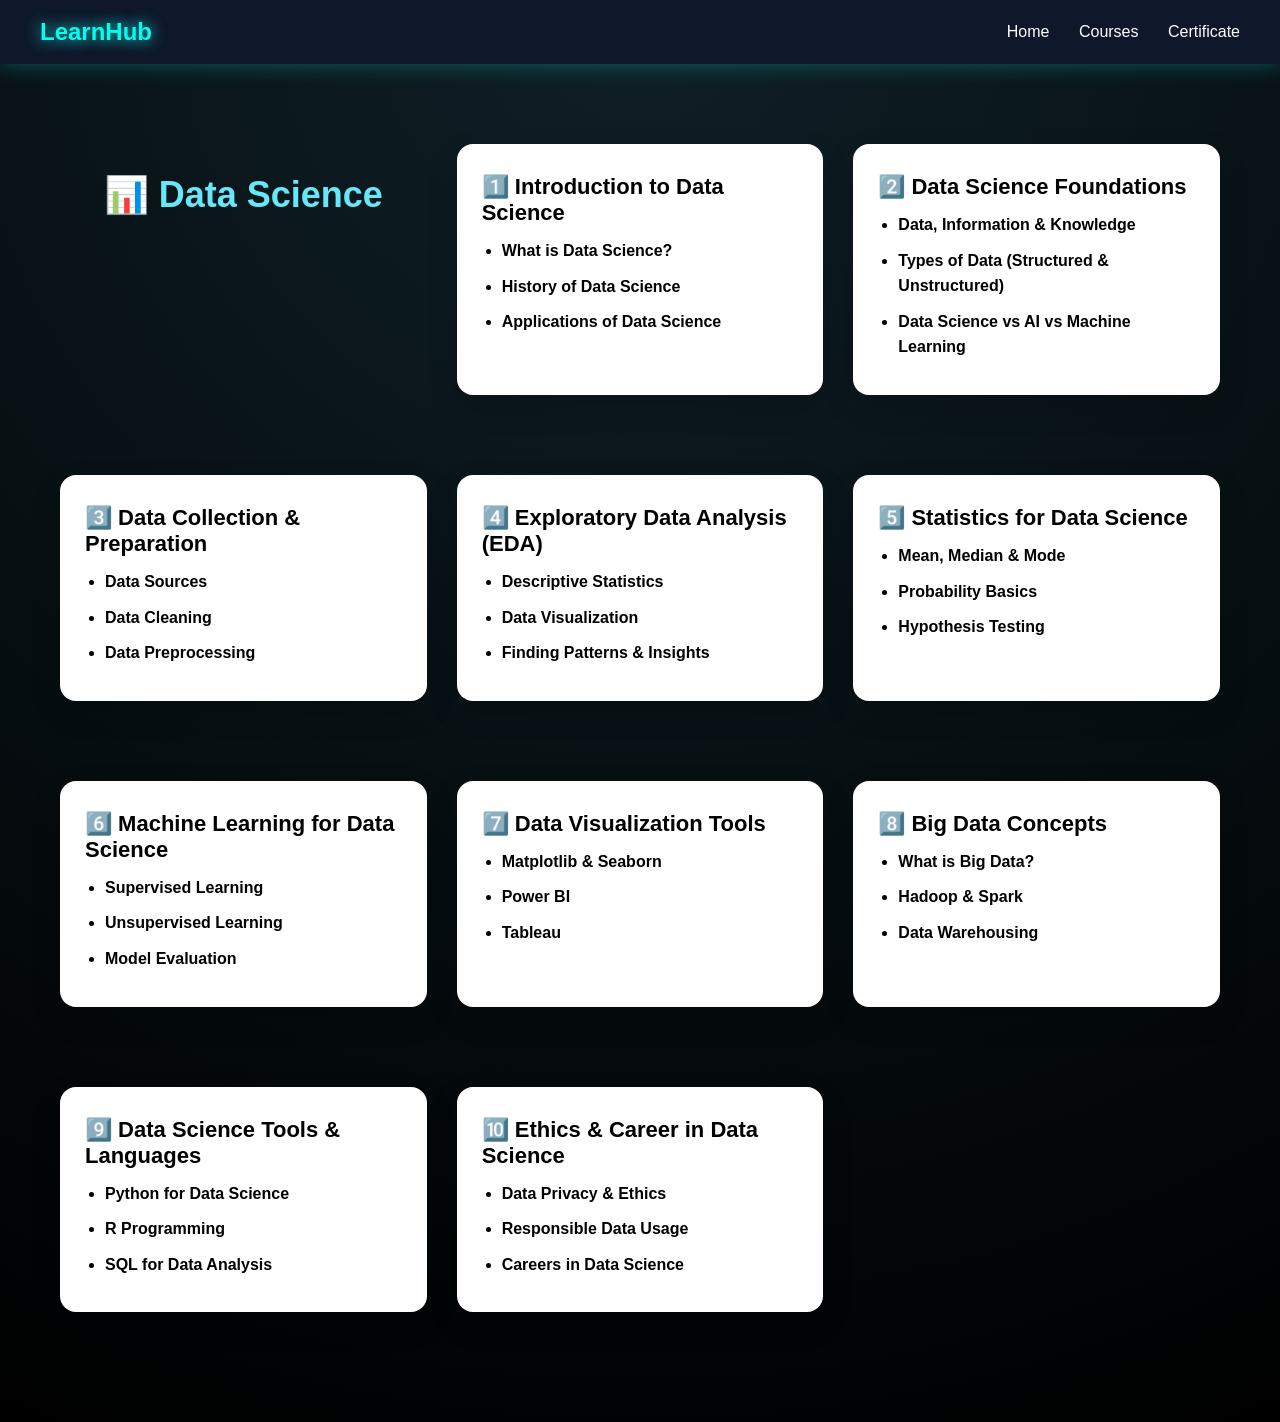
<file: course-datascience.html>
<html lang="en">
<head>
<meta charset="UTF-8">
<title>HTML Course | LearnHub</title>
<link rel="stylesheet" href="style.css">
</head>
<body>

<header class="lux-header">
  <h1>LearnHub</h1>
  <nav>
    <a href="index.html">Home</a>
    <a href="courses.html">Courses</a>
    <a href="certificate.html">Certificate</a>
  </nav>
</header>
<section class="lux-container">

  <h2 class="section-title">📊 Data Science</h2>

  <div class="lux-card topic">
    <h3>1️⃣ Introduction to Data Science</h3>
    <ul class="subtopics">
      <li><a href="#" target="_blank">What is Data Science?</a></li>
      <li><a href="#" target="_blank">History of Data Science</a></li>
      <li><a href="#" target="_blank">Applications of Data Science</a></li>
    </ul>
  </div>

  <div class="lux-card topic">
    <h3>2️⃣ Data Science Foundations</h3>
    <ul class="subtopics">
      <li><a href="#" target="_blank">Data, Information & Knowledge</a></li>
      <li><a href="#" target="_blank">Types of Data (Structured & Unstructured)</a></li>
      <li><a href="#" target="_blank">Data Science vs AI vs Machine Learning</a></li>
    </ul>
  </div>

  <div class="lux-card topic">
    <h3>3️⃣ Data Collection & Preparation</h3>
    <ul class="subtopics">
      <li><a href="#" target="_blank">Data Sources</a></li>
      <li><a href="#" target="_blank">Data Cleaning</a></li>
      <li><a href="#" target="_blank">Data Preprocessing</a></li>
    </ul>
  </div>

  <div class="lux-card topic">
    <h3>4️⃣ Exploratory Data Analysis (EDA)</h3>
    <ul class="subtopics">
      <li><a href="#" target="_blank">Descriptive Statistics</a></li>
      <li><a href="#" target="_blank">Data Visualization</a></li>
      <li><a href="#" target="_blank">Finding Patterns & Insights</a></li>
    </ul>
  </div>

  <div class="lux-card topic">
    <h3>5️⃣ Statistics for Data Science</h3>
    <ul class="subtopics">
      <li><a href="#" target="_blank">Mean, Median & Mode</a></li>
      <li><a href="#" target="_blank">Probability Basics</a></li>
      <li><a href="#" target="_blank">Hypothesis Testing</a></li>
    </ul>
  </div>

  <div class="lux-card topic">
    <h3>6️⃣ Machine Learning for Data Science</h3>
    <ul class="subtopics">
      <li><a href="#" target="_blank">Supervised Learning</a></li>
      <li><a href="#" target="_blank">Unsupervised Learning</a></li>
      <li><a href="#" target="_blank">Model Evaluation</a></li>
    </ul>
  </div>

  <div class="lux-card topic">
    <h3>7️⃣ Data Visualization Tools</h3>
    <ul class="subtopics">
      <li><a href="#" target="_blank">Matplotlib & Seaborn</a></li>
      <li><a href="#" target="_blank">Power BI</a></li>
      <li><a href="#" target="_blank">Tableau</a></li>
    </ul>
  </div>

  <div class="lux-card topic">
    <h3>8️⃣ Big Data Concepts</h3>
    <ul class="subtopics">
      <li><a href="#" target="_blank">What is Big Data?</a></li>
      <li><a href="#" target="_blank">Hadoop & Spark</a></li>
      <li><a href="#" target="_blank">Data Warehousing</a></li>
    </ul>
  </div>

  <div class="lux-card topic">
    <h3>9️⃣ Data Science Tools & Languages</h3>
    <ul class="subtopics">
      <li><a href="#" target="_blank">Python for Data Science</a></li>
      <li><a href="#" target="_blank">R Programming</a></li>
      <li><a href="#" target="_blank">SQL for Data Analysis</a></li>
    </ul>
  </div>

  <div class="lux-card topic">
    <h3>🔟 Ethics & Career in Data Science</h3>
    <ul class="subtopics">
      <li><a href="#" target="_blank">Data Privacy & Ethics</a></li>
      <li><a href="#" target="_blank">Responsible Data Usage</a></li>
      <li><a href="#" target="_blank">Careers in Data Science</a></li>
    </ul>
  </div>

</section>

<script>
 const topics = document.querySelectorAll("[data-topic]");
 let completedTopics = 0;
 function completeTopic(btn) {
 const card = btn.parentElement; 
if (card.classList.contains("completed")) return;
 card.classList.add("completed");
 card.classList.remove("locked");
 card.querySelector(".check").style.display = "inline";
 btn.innerText = "Completed ✔"; 
btn.disabled = true;
 completedTopics++;
 // Unlock next topic
 const next = card.nextElementSibling; 
if (next && next.classList.contains("locked")) { 
next.classList.remove("locked"); 
}
 updateProgress();
 } 
function updateProgress(){
 const percent = Math.round((completedTopics / topics.length) * 100); progress = percent;
 document.getElementById("progressValue").innerText = percent + "%";
 document.getElementById("progressText").innerText = "Course Progress: " + percent + "%";
 if (percent >= 70 && quizPassed) {
 unlockCertificate();
 }
 }
 </script>
 </body>
</file>
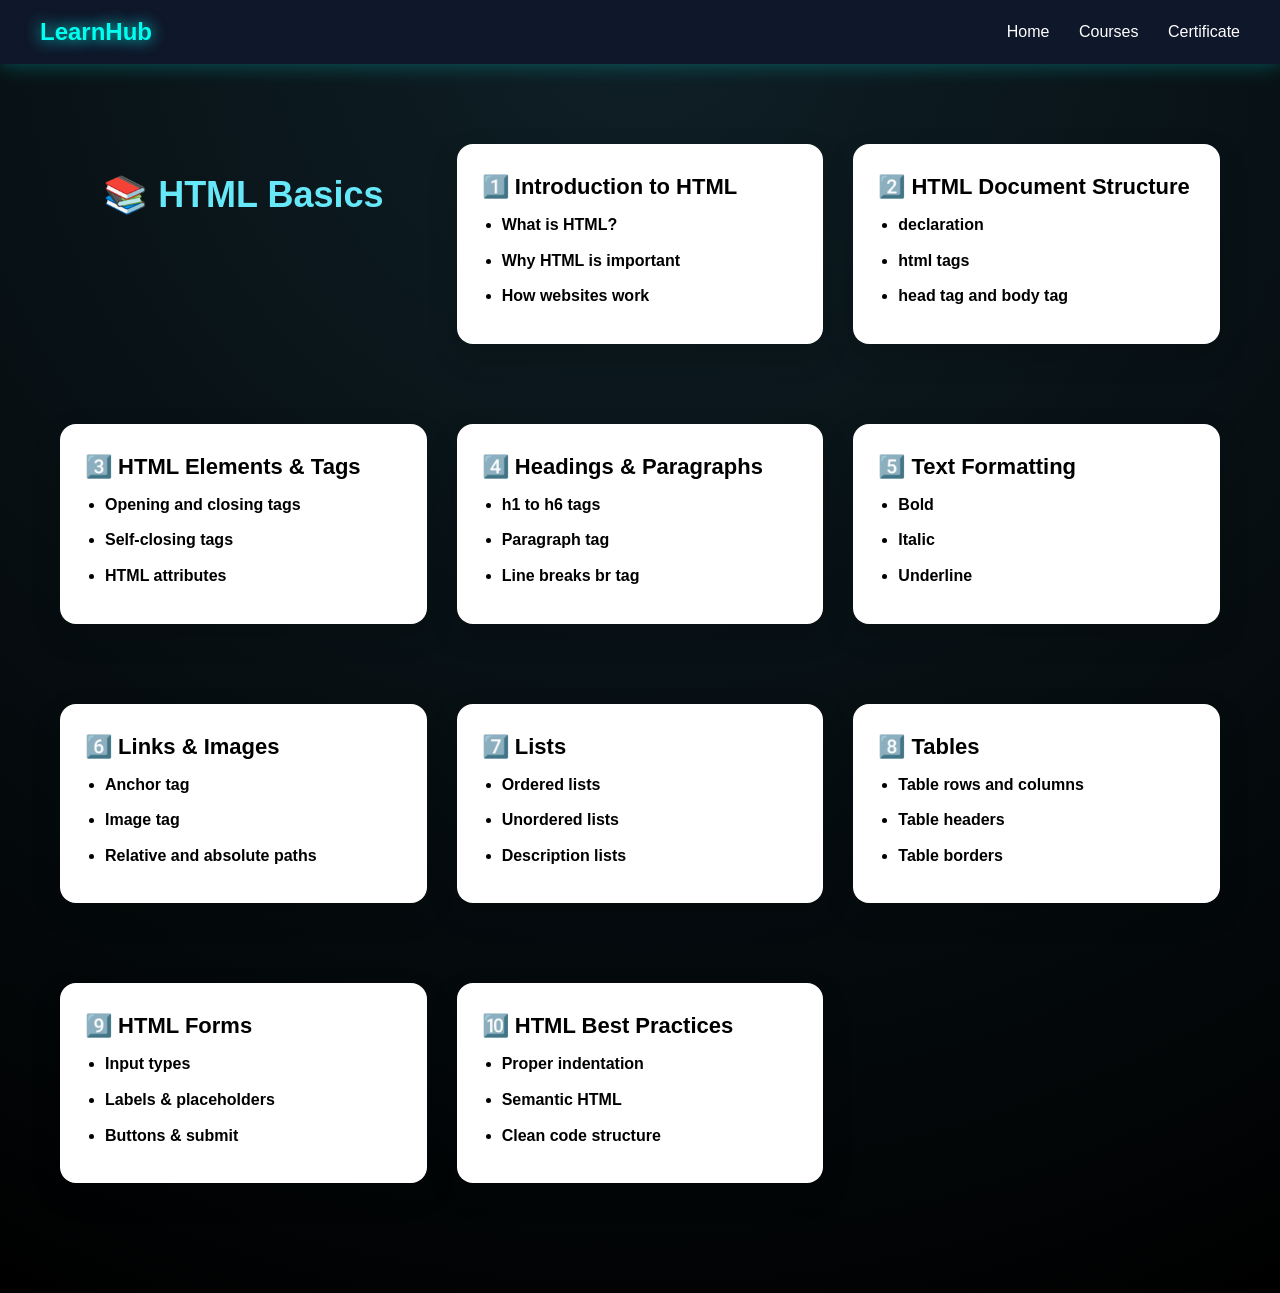
<file: course-html.html>
<!DOCTYPE html>
<html lang="en">
<head>
<meta charset="UTF-8">
<title>HTML Course | LearnHub</title>
<link rel="stylesheet" href="style.css">
</head>
<body>

<header class="lux-header">
  <h1>LearnHub</h1>
  <nav>
    <a href="index.html">Home</a>
    <a href="courses.html">Courses</a>
    <a href="certificate.html">Certificate</a>
  </nav>
</header>

<!-- HERO -->
<!-- SUB TOPICS -->
<section class="lux-container">

  <h2 class="section-title">📚 HTML Basics </h2>

  <div class="lux-card topic">
  <h3>1️⃣ Introduction to HTML</h3>
  <ul class="subtopics">
    <li>
      <a href="https://youtu.be/it1rTvBcfRg?list=PLP9IO4UYNF0VdAajP_5pYG-jG2JRrG72s" target="_blank">
        What is HTML?
      </a>
    </li>
    <li>
      <a href="https://youtu.be/BzYMFd-lQL4"_blank">
        Why HTML is important
      </a>
    </li>
    <li>
      <a href="https://youtu.be/iWoiwFRLV4I" target="_blank">
        How websites work
      </a>
    </li>
  </ul>
</div>

    <div class="lux-card topic">
  <h3>2️⃣ HTML Document Structure</h3>
  <ul class="subtopics">
    <li>
      <a href="https://www.youtube.com/watch?v=UB1O30fR-EE" target="_blank">
        <!DOCTYPE> declaration
      </a>
    </li>
    <li>
      <a href="https://www.youtube.com/watch?v=UB1O30fR-EE" target="_blank">
        html tags
      </a>
    </li>
    <li>
      <a href="https://www.youtube.com/watch?v=UB1O30fR-EE" target="_blank">
        head tag and body tag
      </a>
    </li>
  </ul>
</div>

  
    <div class="lux-card topic">
  <h3>3️⃣ HTML Elements & Tags</h3>
  <ul class="subtopics">
    <li>
      <a href="https://www.youtube.com/watch?v=UB1O30fR-EE" target="_blank">
        Opening and closing tags
      </a>
    </li>
    <li>
      <a href="https://www.youtube.com/watch?v=UB1O30fR-EE" target="_blank">
       Self-closing tags
      </a>
    </li>
    <li>
      <a href="https://www.youtube.com/watch?v=UB1O30fR-EE" target="_blank">
        HTML attributes
      </a>
    </li>
  </ul>
</div>

    <div class="lux-card topic">
  <h3>4️⃣ Headings & Paragraphs</h3>
  <ul class="subtopics">
    <li>
      <a href="https://www.youtube.com/watch?v=UB1O30fR-EE" target="_blank">
        h1 to h6 tags
      </a>
    </li>
    <li>
      <a href="https://www.youtube.com/watch?v=UB1O30fR-EE" target="_blank">
       Paragraph tag
      </a>
    </li>
    <li>
      <a href="https://www.youtube.com/watch?v=UB1O30fR-EE" target="_blank">
        Line breaks br tag
      </a>
    </li>
  </ul>
</div>

<div class="lux-card topic">
  <h3>5️⃣ Text Formatting</h3>
  <ul class="subtopics">
    <li>
      <a href="https://www.youtube.com/watch?v=UB1O30fR-EE" target="_blank">
        Bold 
      </a>
    </li>
    <li>
      <a href="https://www.youtube.com/watch?v=UB1O30fR-EE" target="_blank">
       Italic 
      </a>
    </li>
    <li>
      <a href="https://www.youtube.com/watch?v=UB1O30fR-EE" target="_blank">
       Underline       
     </a>
    </li>
  </ul>
</div>
 <div class="lux-card topic">
  <h3>6️⃣ Links & Images</h3>
  <ul class="subtopics">
    <li>
      <a href="https://www.youtube.com/watch?v=UB1O30fR-EE" target="_blank">
        Anchor tag
      </a>
    </li>
    <li>
      <a href="https://www.youtube.com/watch?v=UB1O30fR-EE" target="_blank">
       Image  tag 
      </a>
    </li>
    <li>
      <a href="https://www.youtube.com/watch?v=UB1O30fR-EE" target="_blank">
       Relative and absolute paths     
     </a>
    </li>
  </ul>
</div>
<div class="lux-card topic">
 <h3>7️⃣ Lists</h3>
  <ul class="subtopics">
    <li>
      <a href="https://www.youtube.com/watch?v=UB1O30fR-EE" target="_blank">
        Ordered lists
      </a>
    </li>
    <li>
      <a href="https://www.youtube.com/watch?v=UB1O30fR-EE" target="_blank">
       Unordered lists
      </a>
    </li>
    <li>
      <a href="https://www.youtube.com/watch?v=UB1O30fR-EE" target="_blank">
       Description lists    
     </a>
    </li>
  </ul>
</div><div class="lux-card topic">
 <h3>8️⃣ Tables</h3>
  <ul class="subtopics">
    <li>
      <a href="https://www.youtube.com/watch?v=UB1O30fR-EE" target="_blank">
        Table rows and columns
      </a>
    </li>
    <li>
      <a href="https://www.youtube.com/watch?v=UB1O30fR-EE" target="_blank">
      Table headers
      </a>
    </li>
    <li>
      <a href="https://www.youtube.com/watch?v=UB1O30fR-EE" target="_blank">
       Table borders  
     </a>
    </li>
  </ul>
</div>
 </div><div class="lux-card topic">
 <h3>9️⃣ HTML Forms</h3>
  <ul class="subtopics">
    <li>
      <a href="https://www.youtube.com/watch?v=UB1O30fR-EE" target="_blank">
        Input types
      </a>
    </li>
    <li>
      <a href="https://www.youtube.com/watch?v=UB1O30fR-EE" target="_blank">
      Labels & placeholders
      </a>
    </li>
    <li>
      <a href="https://www.youtube.com/watch?v=UB1O30fR-EE" target="_blank">
       Buttons & submit
     </a>
    </li>
  </ul>
</div>
 </div><div class="lux-card topic">
 <h3>🔟 HTML Best Practices</h3>
  <ul class="subtopics">
    <li>
      <a href="https://www.youtube.com/watch?v=UB1O30fR-EE" target="_blank">
        Proper indentation
      </a>
    </li>
    <li>
      <a href="https://www.youtube.com/watch?v=UB1O30fR-EE" target="_blank">
      Semantic HTML
      </a>
    </li>
    <li>
      <a href="https://www.youtube.com/watch?v=UB1O30fR-EE" target="_blank">
       Clean code structure
     </a>
    </li>
  </ul>
</div>
 <script>
 const topics = document.querySelectorAll("[data-topic]");
 let completedTopics = 0;
 function completeTopic(btn) {
 const card = btn.parentElement; 
if (card.classList.contains("completed")) return;
 card.classList.add("completed");
 card.classList.remove("locked");
 card.querySelector(".check").style.display = "inline";
 btn.innerText = "Completed ✔"; 
btn.disabled = true;
 completedTopics++;
 // Unlock next topic
 const next = card.nextElementSibling; 
if (next && next.classList.contains("locked")) { 
next.classList.remove("locked"); 
}
 updateProgress();
 } 
function updateProgress(){
 const percent = Math.round((completedTopics / topics.length) * 100); progress = percent;
 document.getElementById("progressValue").innerText = percent + "%";
 document.getElementById("progressText").innerText = "Course Progress: " + percent + "%";
 if (percent >= 70 && quizPassed) {
 unlockCertificate();
 }
 }
 </script>
 </body>
 </html>
</file>
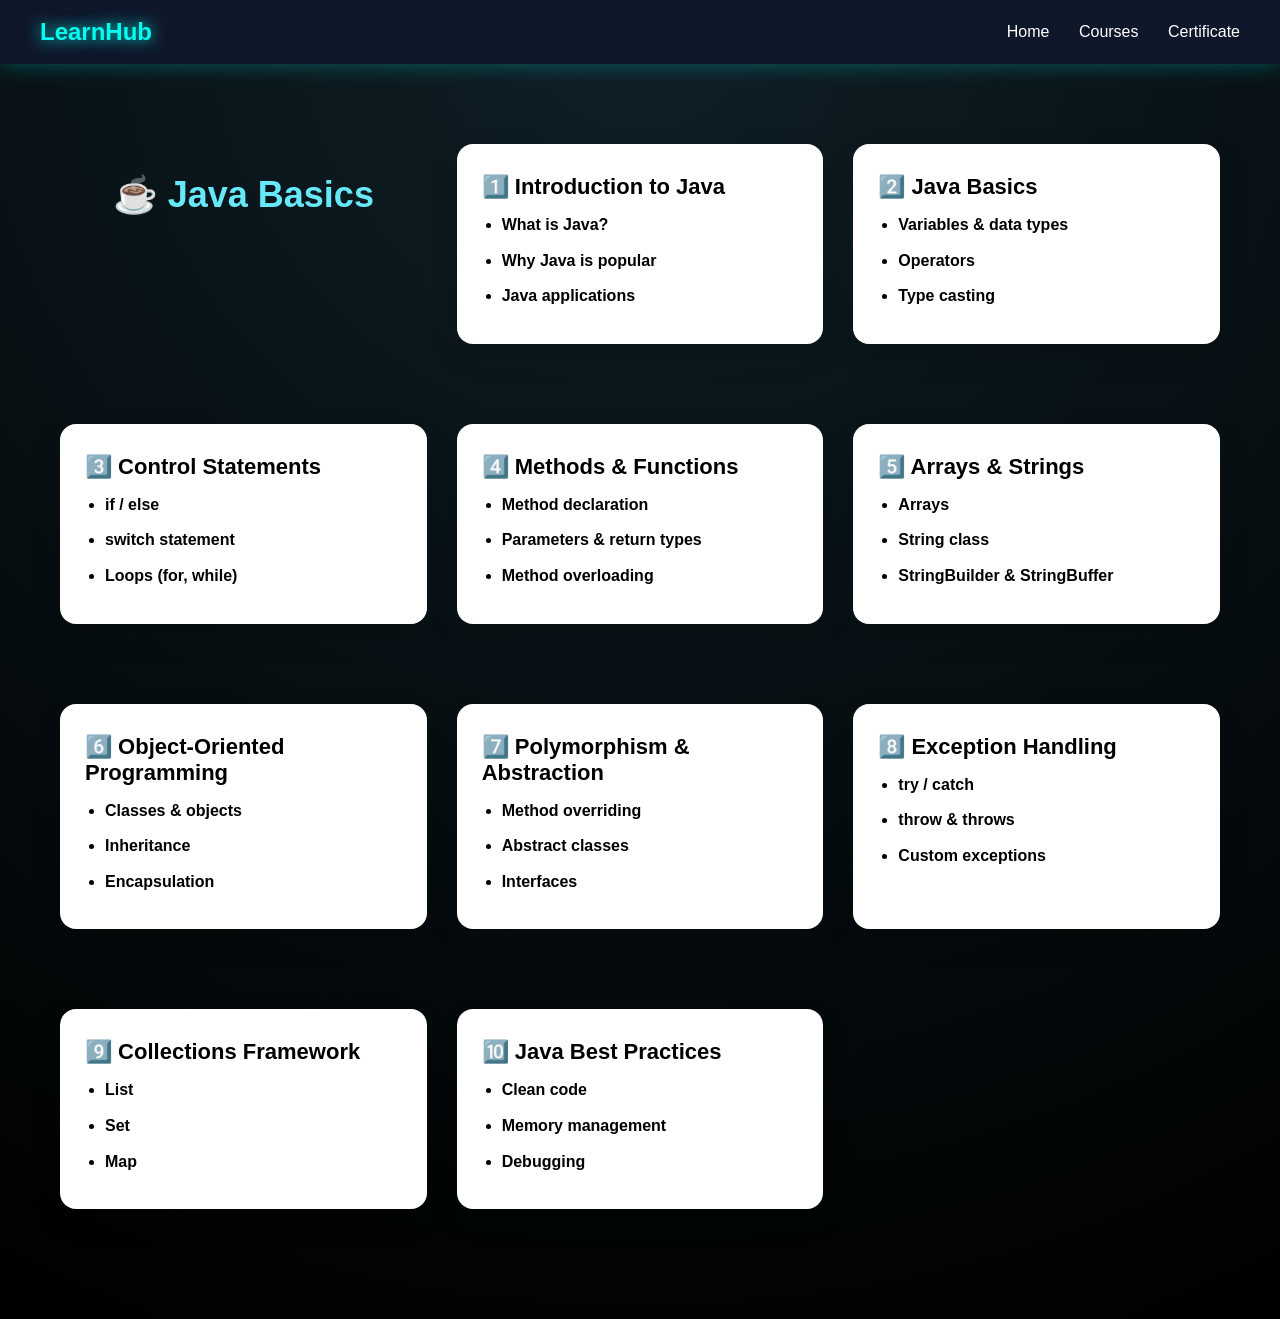
<file: Course-Java.html>
<html lang="en">
<head>
<meta charset="UTF-8">
<title>HTML Course | LearnHub</title>
<link rel="stylesheet" href="style.css">
</head>
<body>

<header class="lux-header">
  <h1>LearnHub</h1>
  <nav>
    <a href="index.html">Home</a>
    <a href="courses.html">Courses</a>
    <a href="certificate.html">Certificate</a>
  </nav>
</header>
<section class="lux-container">

  <h2 class="section-title">☕ Java Basics</h2>

  <div class="lux-card topic">
    <h3>1️⃣ Introduction to Java</h3>
    <ul class="subtopics">
      <li><a href="https://youtu.be/grEKMHGYyns" target="_blank">What is Java?</a></li>
      <li><a href="https://youtu.be/grEKMHGYyns" target="_blank">Why Java is popular</a></li>
      <li><a href="https://youtu.be/grEKMHGYyns" target="_blank">Java applications</a></li>
    </ul>
  </div>

  <div class="lux-card topic">
    <h3>2️⃣ Java Basics</h3>
    <ul class="subtopics">
      <li><a href="https://youtu.be/grEKMHGYyns" target="_blank">Variables & data types</a></li>
      <li><a href="https://youtu.be/grEKMHGYyns" target="_blank">Operators</a></li>
      <li><a href="https://youtu.be/grEKMHGYyns" target="_blank">Type casting</a></li>
    </ul>
  </div>

  <div class="lux-card topic">
    <h3>3️⃣ Control Statements</h3>
    <ul class="subtopics">
      <li><a href="https://youtu.be/grEKMHGYyns" target="_blank">if / else</a></li>
      <li><a href="https://youtu.be/grEKMHGYyns" target="_blank">switch statement</a></li>
      <li><a href="https://youtu.be/grEKMHGYyns" target="_blank">Loops (for, while)</a></li>
    </ul>
  </div>

  <div class="lux-card topic">
    <h3>4️⃣ Methods & Functions</h3>
    <ul class="subtopics">
      <li><a href="https://youtu.be/grEKMHGYyns" target="_blank">Method declaration</a></li>
      <li><a href="https://youtu.be/grEKMHGYyns" target="_blank">Parameters & return types</a></li>
      <li><a href="https://youtu.be/grEKMHGYyns" target="_blank">Method overloading</a></li>
    </ul>
  </div>

  <div class="lux-card topic">
    <h3>5️⃣ Arrays & Strings</h3>
    <ul class="subtopics">
      <li><a href="https://youtu.be/grEKMHGYyns" target="_blank">Arrays</a></li>
      <li><a href="https://youtu.be/grEKMHGYyns" target="_blank">String class</a></li>
      <li><a href="https://youtu.be/grEKMHGYyns" target="_blank">StringBuilder & StringBuffer</a></li>
    </ul>
  </div>

  <div class="lux-card topic">
    <h3>6️⃣ Object-Oriented Programming</h3>
    <ul class="subtopics">
      <li><a href="https://youtu.be/grEKMHGYyns" target="_blank">Classes & objects</a></li>
      <li><a href="https://youtu.be/grEKMHGYyns" target="_blank">Inheritance</a></li>
      <li><a href="https://youtu.be/grEKMHGYyns" target="_blank">Encapsulation</a></li>
    </ul>
  </div>

  <div class="lux-card topic">
    <h3>7️⃣ Polymorphism & Abstraction</h3>
    <ul class="subtopics">
      <li><a href="https://youtu.be/grEKMHGYyns" target="_blank">Method overriding</a></li>
      <li><a href="https://youtu.be/grEKMHGYyns" target="_blank">Abstract classes</a></li>
      <li><a href="https://youtu.be/grEKMHGYyns" target="_blank">Interfaces</a></li>
    </ul>
  </div>

  <div class="lux-card topic">
    <h3>8️⃣ Exception Handling</h3>
    <ul class="subtopics">
      <li><a href="https://youtu.be/grEKMHGYyns" target="_blank">try / catch</a></li>
      <li><a href="https://youtu.be/grEKMHGYyns" target="_blank">throw & throws</a></li>
      <li><a href="https://youtu.be/grEKMHGYyns" target="_blank">Custom exceptions</a></li>
    </ul>
  </div>

  <div class="lux-card topic">
    <h3>9️⃣ Collections Framework</h3>
    <ul class="subtopics">
      <li><a href="https://youtu.be/grEKMHGYyns" target="_blank">List</a></li>
      <li><a href="https://youtu.be/grEKMHGYyns" target="_blank">Set</a></li>
      <li><a href="https://youtu.be/grEKMHGYyns" target="_blank">Map</a></li>
    </ul>
  </div>

  <div class="lux-card topic">
    <h3>🔟 Java Best Practices</h3>
    <ul class="subtopics">
      <li><a href="https://youtu.be/grEKMHGYyns" target="_blank">Clean code</a></li>
      <li><a href="https://youtu.be/grEKMHGYyns" target="_blank">Memory management</a></li>
      <li><a href="https://youtu.be/grEKMHGYyns" target="_blank">Debugging</a></li>
    </ul>
  </div>

</section>

<script>
 const topics = document.querySelectorAll("[data-topic]");
 let completedTopics = 0;
 function completeTopic(btn) {
 const card = btn.parentElement; 
if (card.classList.contains("completed")) return;
 card.classList.add("completed");
 card.classList.remove("locked");
 card.querySelector(".check").style.display = "inline";
 btn.innerText = "Completed ✔"; 
btn.disabled = true;
 completedTopics++;
 // Unlock next topic
 const next = card.nextElementSibling; 
if (next && next.classList.contains("locked")) { 
next.classList.remove("locked"); 
}
 updateProgress();
 } 
function updateProgress(){
 const percent = Math.round((completedTopics / topics.length) * 100); progress = percent;
 document.getElementById("progressValue").innerText = percent + "%";
 document.getElementById("progressText").innerText = "Course Progress: " + percent + "%";
 if (percent >= 70 && quizPassed) {
 unlockCertificate();
 }
 }
 </script>
 </body>
 </html>
</file>
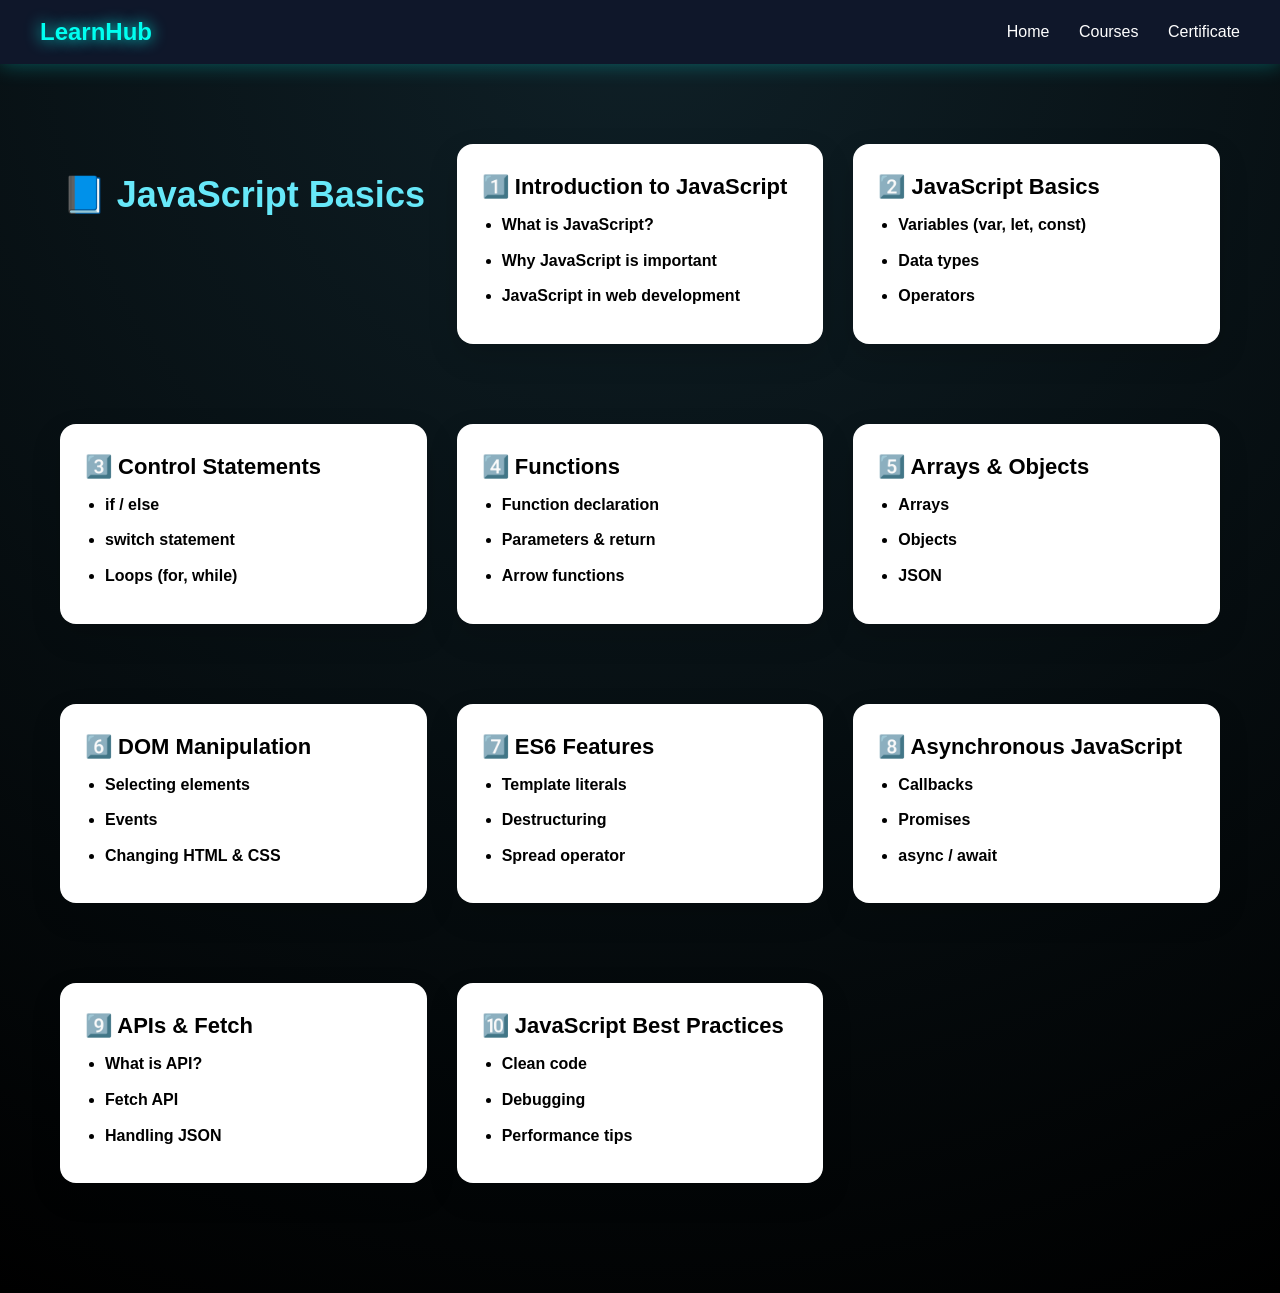
<file: Course-JavaScript.html>
<html lang="en">
<head>
<meta charset="UTF-8">
<title>HTML Course | LearnHub</title>
<link rel="stylesheet" href="style.css">
</head>
<body>

<header class="lux-header">
  <h1>LearnHub</h1>
  <nav>
    <a href="index.html">Home</a>
    <a href="courses.html">Courses</a>
    <a href="certificate.html">Certificate</a>
  </nav>
</header>
<section class="lux-container">

  <h2 class="section-title">📘 JavaScript Basics</h2>

  <div class="lux-card topic">
    <h3>1️⃣ Introduction to JavaScript</h3>
    <ul class="subtopics">
      <li><a href="https://youtu.be/W6NZfCO5SIk" target="_blank">What is JavaScript?</a></li>
      <li><a href="https://youtu.be/W6NZfCO5SIk" target="_blank">Why JavaScript is important</a></li>
      <li><a href="https://youtu.be/W6NZfCO5SIk" target="_blank">JavaScript in web development</a></li>
    </ul>
  </div>

  <div class="lux-card topic">
    <h3>2️⃣ JavaScript Basics</h3>
    <ul class="subtopics">
      <li><a href="https://youtu.be/hdI2bqOjy3c" target="_blank">Variables (var, let, const)</a></li>
      <li><a href="https://youtu.be/hdI2bqOjy3c" target="_blank">Data types</a></li>
      <li><a href="https://youtu.be/hdI2bqOjy3c" target="_blank">Operators</a></li>
    </ul>
  </div>

  <div class="lux-card topic">
    <h3>3️⃣ Control Statements</h3>
    <ul class="subtopics">
      <li><a href="https://youtu.be/IsG4Xd6LlsM" target="_blank">if / else</a></li>
      <li><a href="https://youtu.be/IsG4Xd6LlsM" target="_blank">switch statement</a></li>
      <li><a href="https://youtu.be/IsG4Xd6LlsM" target="_blank">Loops (for, while)</a></li>
    </ul>
  </div>

  <div class="lux-card topic">
    <h3>4️⃣ Functions</h3>
    <ul class="subtopics">
      <li><a href="https://youtu.be/N8ap4k_1QEQ" target="_blank">Function declaration</a></li>
      <li><a href="https://youtu.be/N8ap4k_1QEQ" target="_blank">Parameters & return</a></li>
      <li><a href="https://youtu.be/N8ap4k_1QEQ" target="_blank">Arrow functions</a></li>
    </ul>
  </div>

  <div class="lux-card topic">
    <h3>5️⃣ Arrays & Objects</h3>
    <ul class="subtopics">
      <li><a href="https://youtu.be/oigfaZ5ApsM" target="_blank">Arrays</a></li>
      <li><a href="https://youtu.be/oigfaZ5ApsM" target="_blank">Objects</a></li>
      <li><a href="https://youtu.be/oigfaZ5ApsM" target="_blank">JSON</a></li>
    </ul>
  </div>

  <div class="lux-card topic">
    <h3>6️⃣ DOM Manipulation</h3>
    <ul class="subtopics">
      <li><a href="https://youtu.be/0ik6X4DJKCc" target="_blank">Selecting elements</a></li>
      <li><a href="https://youtu.be/0ik6X4DJKCc" target="_blank">Events</a></li>
      <li><a href="https://youtu.be/0ik6X4DJKCc" target="_blank">Changing HTML & CSS</a></li>
    </ul>
  </div>

  <div class="lux-card topic">
    <h3>7️⃣ ES6 Features</h3>
    <ul class="subtopics">
      <li><a href="https://youtu.be/NCwa_xi0Uuc" target="_blank">Template literals</a></li>
      <li><a href="https://youtu.be/NCwa_xi0Uuc" target="_blank">Destructuring</a></li>
      <li><a href="https://youtu.be/NCwa_xi0Uuc" target="_blank">Spread operator</a></li>
    </ul>
  </div>

  <div class="lux-card topic">
    <h3>8️⃣ Asynchronous JavaScript</h3>
    <ul class="subtopics">
      <li><a href="https://youtu.be/PoRJizFvM7s" target="_blank">Callbacks</a></li>
      <li><a href="https://youtu.be/PoRJizFvM7s" target="_blank">Promises</a></li>
      <li><a href="https://youtu.be/PoRJizFvM7s" target="_blank">async / await</a></li>
    </ul>
  </div>

  <div class="lux-card topic">
    <h3>9️⃣ APIs & Fetch</h3>
    <ul class="subtopics">
      <li><a href="https://youtu.be/cuEtnrL9-H0" target="_blank">What is API?</a></li>
      <li><a href="https://youtu.be/cuEtnrL9-H0" target="_blank">Fetch API</a></li>
      <li><a href="https://youtu.be/cuEtnrL9-H0" target="_blank">Handling JSON</a></li>
    </ul>
  </div>

  <div class="lux-card topic">
    <h3>🔟 JavaScript Best Practices</h3>
    <ul class="subtopics">
      <li><a href="https://youtu.be/W6NZfCO5SIk" target="_blank">Clean code</a></li>
      <li><a href="https://youtu.be/W6NZfCO5SIk" target="_blank">Debugging</a></li>
      <li><a href="https://youtu.be/W6NZfCO5SIk" target="_blank">Performance tips</a></li>
    </ul>
  </div>

</section>

<script>
 const topics = document.querySelectorAll("[data-topic]");
 let completedTopics = 0;
 function completeTopic(btn) {
 const card = btn.parentElement; 
if (card.classList.contains("completed")) return;
 card.classList.add("completed");
 card.classList.remove("locked");
 card.querySelector(".check").style.display = "inline";
 btn.innerText = "Completed ✔"; 
btn.disabled = true;
 completedTopics++;
 // Unlock next topic
 const next = card.nextElementSibling; 
if (next && next.classList.contains("locked")) { 
next.classList.remove("locked"); 
}
 updateProgress();
 } 
function updateProgress(){
 const percent = Math.round((completedTopics / topics.length) * 100); progress = percent;
 document.getElementById("progressValue").innerText = percent + "%";
 document.getElementById("progressText").innerText = "Course Progress: " + percent + "%";
 if (percent >= 70 && quizPassed) {
 unlockCertificate();
 }
 }
 </script>
 </body>
 </html>
</file>
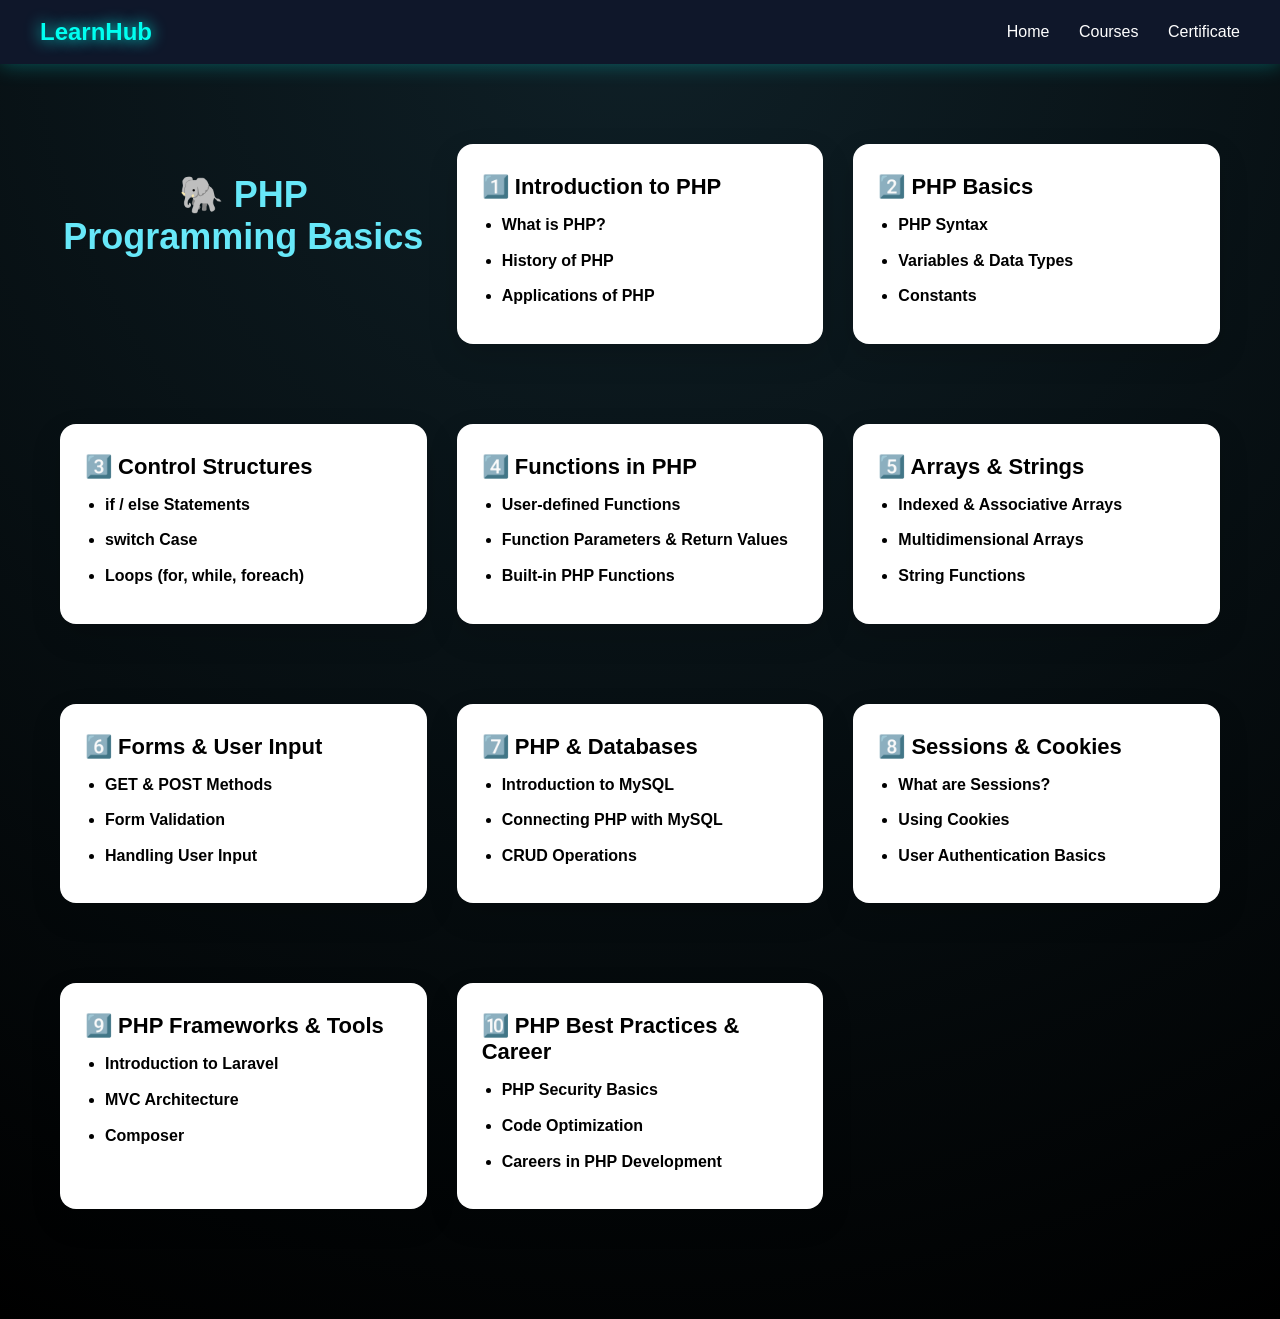
<file: course-PHP.html>
<html lang="en">
<head>
<meta charset="UTF-8">
<title>HTML Course | LearnHub</title>
<link rel="stylesheet" href="style.css">
</head>
<body>

<header class="lux-header">
  <h1>LearnHub</h1>
  <nav>
    <a href="index.html">Home</a>
    <a href="courses.html">Courses</a>
    <a href="certificate.html">Certificate</a>
  </nav>
</header>
<section class="lux-container">

  <h2 class="section-title">🐘 PHP Programming Basics</h2>

  <div class="lux-card topic">
    <h3>1️⃣ Introduction to PHP</h3>
    <ul class="subtopics">
      <li><a href="#" target="_blank">What is PHP?</a></li>
      <li><a href="#" target="_blank">History of PHP</a></li>
      <li><a href="#" target="_blank">Applications of PHP</a></li>
    </ul>
  </div>

  <div class="lux-card topic">
    <h3>2️⃣ PHP Basics</h3>
    <ul class="subtopics">
      <li><a href="#" target="_blank">PHP Syntax</a></li>
      <li><a href="#" target="_blank">Variables & Data Types</a></li>
      <li><a href="#" target="_blank">Constants</a></li>
    </ul>
  </div>

  <div class="lux-card topic">
    <h3>3️⃣ Control Structures</h3>
    <ul class="subtopics">
      <li><a href="#" target="_blank">if / else Statements</a></li>
      <li><a href="#" target="_blank">switch Case</a></li>
      <li><a href="#" target="_blank">Loops (for, while, foreach)</a></li>
    </ul>
  </div>

  <div class="lux-card topic">
    <h3>4️⃣ Functions in PHP</h3>
    <ul class="subtopics">
      <li><a href="#" target="_blank">User-defined Functions</a></li>
      <li><a href="#" target="_blank">Function Parameters & Return Values</a></li>
      <li><a href="#" target="_blank">Built-in PHP Functions</a></li>
    </ul>
  </div>

  <div class="lux-card topic">
    <h3>5️⃣ Arrays & Strings</h3>
    <ul class="subtopics">
      <li><a href="#" target="_blank">Indexed & Associative Arrays</a></li>
      <li><a href="#" target="_blank">Multidimensional Arrays</a></li>
      <li><a href="#" target="_blank">String Functions</a></li>
    </ul>
  </div>

  <div class="lux-card topic">
    <h3>6️⃣ Forms & User Input</h3>
    <ul class="subtopics">
      <li><a href="#" target="_blank">GET & POST Methods</a></li>
      <li><a href="#" target="_blank">Form Validation</a></li>
      <li><a href="#" target="_blank">Handling User Input</a></li>
    </ul>
  </div>

  <div class="lux-card topic">
    <h3>7️⃣ PHP & Databases</h3>
    <ul class="subtopics">
      <li><a href="#" target="_blank">Introduction to MySQL</a></li>
      <li><a href="#" target="_blank">Connecting PHP with MySQL</a></li>
      <li><a href="#" target="_blank">CRUD Operations</a></li>
    </ul>
  </div>

  <div class="lux-card topic">
    <h3>8️⃣ Sessions & Cookies</h3>
    <ul class="subtopics">
      <li><a href="#" target="_blank">What are Sessions?</a></li>
      <li><a href="#" target="_blank">Using Cookies</a></li>
      <li><a href="#" target="_blank">User Authentication Basics</a></li>
    </ul>
  </div>

  <div class="lux-card topic">
    <h3>9️⃣ PHP Frameworks & Tools</h3>
    <ul class="subtopics">
      <li><a href="#" target="_blank">Introduction to Laravel</a></li>
      <li><a href="#" target="_blank">MVC Architecture</a></li>
      <li><a href="#" target="_blank">Composer</a></li>
    </ul>
  </div>

  <div class="lux-card topic">
    <h3>🔟 PHP Best Practices & Career</h3>
    <ul class="subtopics">
      <li><a href="#" target="_blank">PHP Security Basics</a></li>
      <li><a href="#" target="_blank">Code Optimization</a></li>
      <li><a href="#" target="_blank">Careers in PHP Development</a></li>
    </ul>
  </div>

</section>

<script>
 const topics = document.querySelectorAll("[data-topic]");
 let completedTopics = 0;
 function completeTopic(btn) {
 const card = btn.parentElement; 
if (card.classList.contains("completed")) return;
 card.classList.add("completed");
 card.classList.remove("locked");
 card.querySelector(".check").style.display = "inline";
 btn.innerText = "Completed ✔"; 
btn.disabled = true;
 completedTopics++;
 // Unlock next topic
 const next = card.nextElementSibling; 
if (next && next.classList.contains("locked")) { 
next.classList.remove("locked"); 
}
 updateProgress();
 } 
function updateProgress(){
 const percent = Math.round((completedTopics / topics.length) * 100); progress = percent;
 document.getElementById("progressValue").innerText = percent + "%";
 document.getElementById("progressText").innerText = "Course Progress: " + percent + "%";
 if (percent >= 70 && quizPassed) {
 unlockCertificate();
 }
 }
 </script>
</file>
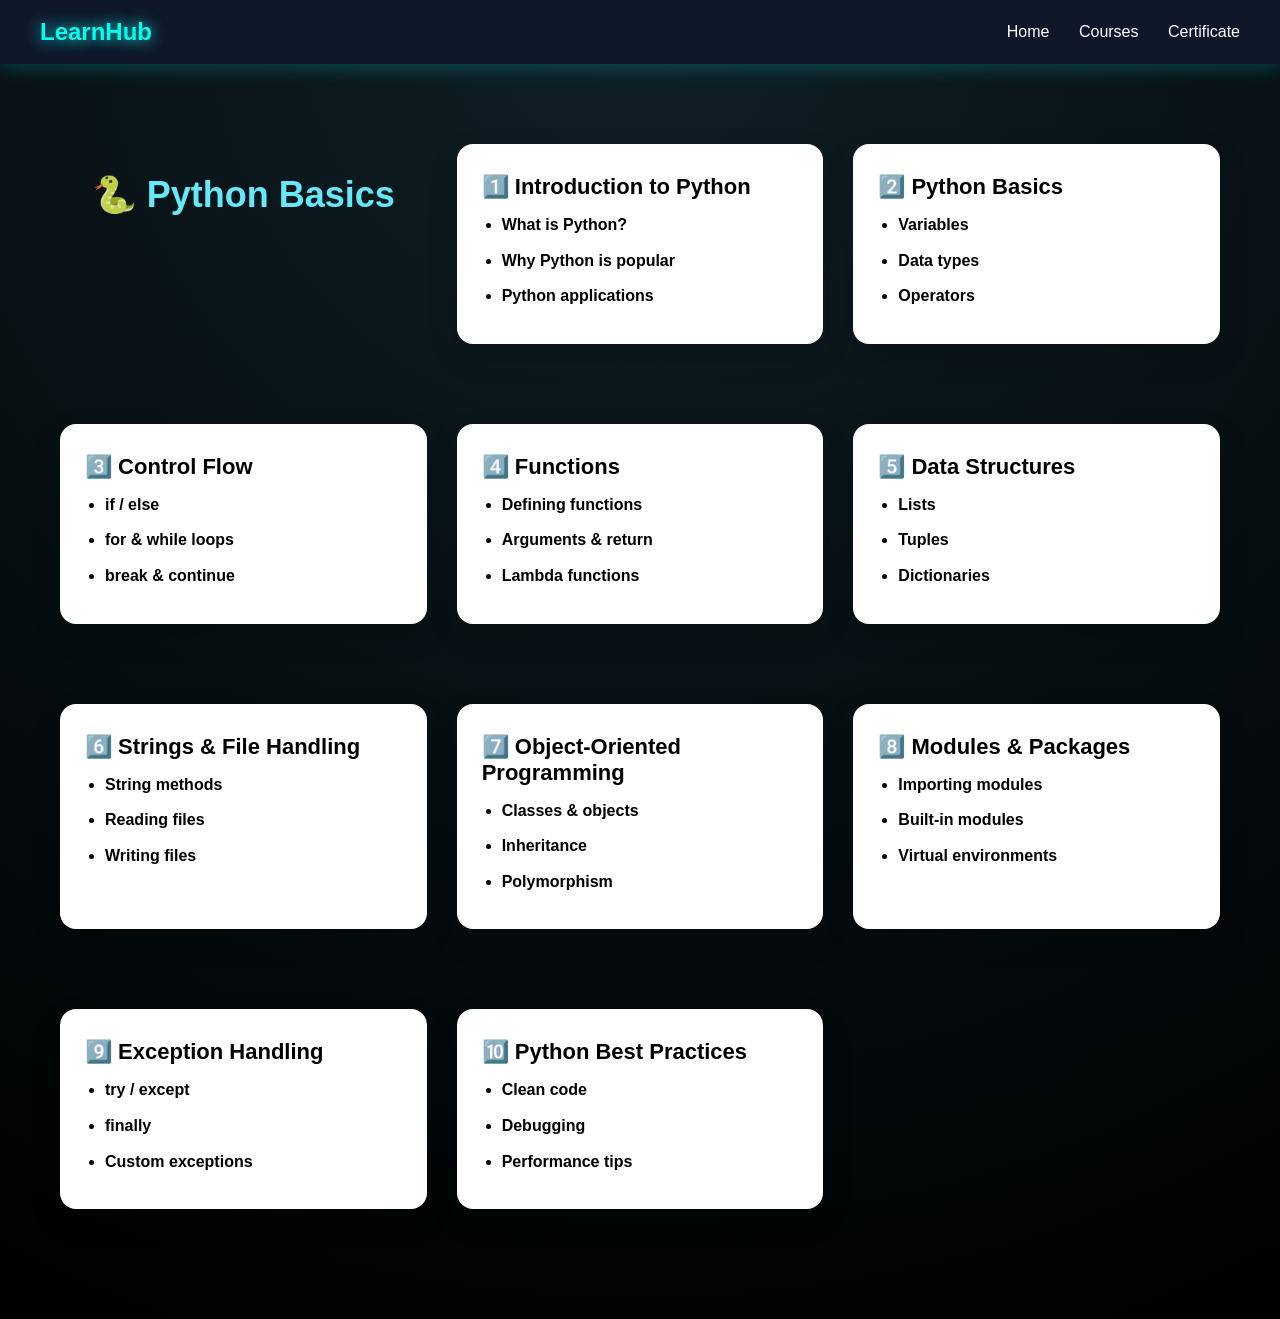
<file: Course-Python.html>
<html lang="en">
<head>
<meta charset="UTF-8">
<title>HTML Course | LearnHub</title>
<link rel="stylesheet" href="style.css">
</head>
<body>

<header class="lux-header">
  <h1>LearnHub</h1>
  <nav>
    <a href="index.html">Home</a>
    <a href="courses.html">Courses</a>
    <a href="certificate.html">Certificate</a>
  </nav>
</header>
<section class="lux-container">

  <h2 class="section-title">🐍 Python Basics</h2>

  <div class="lux-card topic">
    <h3>1️⃣ Introduction to Python</h3>
    <ul class="subtopics">
      <li><a href="https://youtu.be/rfscVS0vtbw" target="_blank">What is Python?</a></li>
      <li><a href="https://youtu.be/rfscVS0vtbw" target="_blank">Why Python is popular</a></li>
      <li><a href="https://youtu.be/rfscVS0vtbw" target="_blank">Python applications</a></li>
    </ul>
  </div>

  <div class="lux-card topic">
    <h3>2️⃣ Python Basics</h3>
    <ul class="subtopics">
      <li><a href="https://youtu.be/kqtD5dpn9C8" target="_blank">Variables</a></li>
      <li><a href="https://youtu.be/kqtD5dpn9C8" target="_blank">Data types</a></li>
      <li><a href="https://youtu.be/kqtD5dpn9C8" target="_blank">Operators</a></li>
    </ul>
  </div>

  <div class="lux-card topic">
    <h3>3️⃣ Control Flow</h3>
    <ul class="subtopics">
      <li><a href="https://youtu.be/kqtD5dpn9C8" target="_blank">if / else</a></li>
      <li><a href="https://youtu.be/kqtD5dpn9C8" target="_blank">for & while loops</a></li>
      <li><a href="https://youtu.be/kqtD5dpn9C8" target="_blank">break & continue</a></li>
    </ul>
  </div>

  <div class="lux-card topic">
    <h3>4️⃣ Functions</h3>
    <ul class="subtopics">
      <li><a href="https://youtu.be/9Os0o3wzS_I" target="_blank">Defining functions</a></li>
      <li><a href="https://youtu.be/9Os0o3wzS_I" target="_blank">Arguments & return</a></li>
      <li><a href="https://youtu.be/9Os0o3wzS_I" target="_blank">Lambda functions</a></li>
    </ul>
  </div>

  <div class="lux-card topic">
    <h3>5️⃣ Data Structures</h3>
    <ul class="subtopics">
      <li><a href="https://youtu.be/W8KRzm-HUcc" target="_blank">Lists</a></li>
      <li><a href="https://youtu.be/W8KRzm-HUcc" target="_blank">Tuples</a></li>
      <li><a href="https://youtu.be/W8KRzm-HUcc" target="_blank">Dictionaries</a></li>
    </ul>
  </div>

  <div class="lux-card topic">
    <h3>6️⃣ Strings & File Handling</h3>
    <ul class="subtopics">
      <li><a href="https://youtu.be/W8KRzm-HUcc" target="_blank">String methods</a></li>
      <li><a href="https://youtu.be/W8KRzm-HUcc" target="_blank">Reading files</a></li>
      <li><a href="https://youtu.be/W8KRzm-HUcc" target="_blank">Writing files</a></li>
    </ul>
  </div>

  <div class="lux-card topic">
    <h3>7️⃣ Object-Oriented Programming</h3>
    <ul class="subtopics">
      <li><a href="https://youtu.be/JeznW_7DlB0" target="_blank">Classes & objects</a></li>
      <li><a href="https://youtu.be/JeznW_7DlB0" target="_blank">Inheritance</a></li>
      <li><a href="https://youtu.be/JeznW_7DlB0" target="_blank">Polymorphism</a></li>
    </ul>
  </div>

  <div class="lux-card topic">
    <h3>8️⃣ Modules & Packages</h3>
    <ul class="subtopics">
      <li><a href="https://youtu.be/CqvZ3vGoGs0" target="_blank">Importing modules</a></li>
      <li><a href="https://youtu.be/CqvZ3vGoGs0" target="_blank">Built-in modules</a></li>
      <li><a href="https://youtu.be/CqvZ3vGoGs0" target="_blank">Virtual environments</a></li>
    </ul>
  </div>

  <div class="lux-card topic">
    <h3>9️⃣ Exception Handling</h3>
    <ul class="subtopics">
      <li><a href="https://youtu.be/NIWwJbo-9_8" target="_blank">try / except</a></li>
      <li><a href="https://youtu.be/NIWwJbo-9_8" target="_blank">finally</a></li>
      <li><a href="https://youtu.be/NIWwJbo-9_8" target="_blank">Custom exceptions</a></li>
    </ul>
  </div>

  <div class="lux-card topic">
    <h3>🔟 Python Best Practices</h3>
    <ul class="subtopics">
      <li><a href="https://youtu.be/rfscVS0vtbw" target="_blank">Clean code</a></li>
      <li><a href="https://youtu.be/rfscVS0vtbw" target="_blank">Debugging</a></li>
      <li><a href="https://youtu.be/rfscVS0vtbw" target="_blank">Performance tips</a></li>
    </ul>
  </div>

</section>

<script>
 const topics = document.querySelectorAll("[data-topic]");
 let completedTopics = 0;
 function completeTopic(btn) {
 const card = btn.parentElement; 
if (card.classList.contains("completed")) return;
 card.classList.add("completed");
 card.classList.remove("locked");
 card.querySelector(".check").style.display = "inline";
 btn.innerText = "Completed ✔"; 
btn.disabled = true;
 completedTopics++;
 // Unlock next topic
 const next = card.nextElementSibling; 
if (next && next.classList.contains("locked")) { 
next.classList.remove("locked"); 
}
 updateProgress();
 } 
function updateProgress(){
 const percent = Math.round((completedTopics / topics.length) * 100); progress = percent;
 document.getElementById("progressValue").innerText = percent + "%";
 document.getElementById("progressText").innerText = "Course Progress: " + percent + "%";
 if (percent >= 70 && quizPassed) {
 unlockCertificate();
 }
 }
 </script>
 </body>
 </html>
</file>
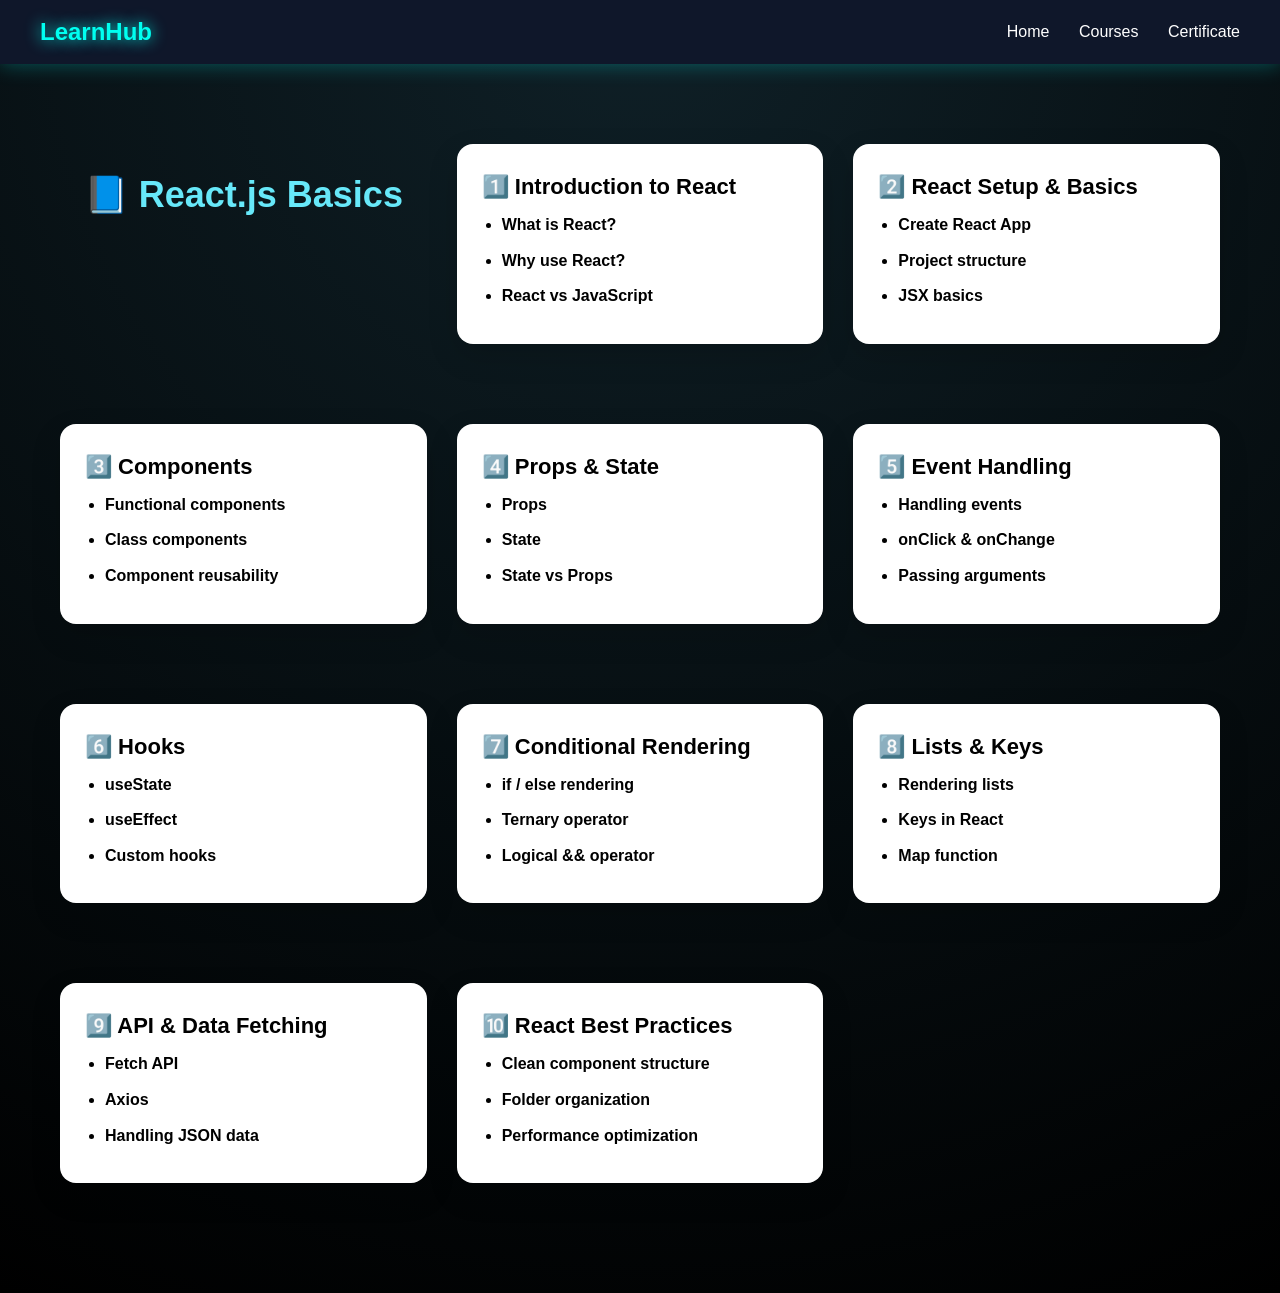
<file: course-react.html>
<html lang="en">
<head>
<meta charset="UTF-8">
<title>HTML Course | LearnHub</title>
<link rel="stylesheet" href="style.css">
</head>
<body>

<header class="lux-header">
  <h1>LearnHub</h1>
  <nav>
    <a href="index.html">Home</a>
    <a href="courses.html">Courses</a>
    <a href="certificate.html">Certificate</a>
  </nav>
</header>
<section class="lux-container">

  <h2 class="section-title">📘 React.js Basics</h2>

  <div class="lux-card topic">
    <h3>1️⃣ Introduction to React</h3>
    <ul class="subtopics">
      <li><a href="https://youtu.be/bMknfKXIFA8" target="_blank">What is React?</a></li>
      <li><a href="https://youtu.be/bMknfKXIFA8" target="_blank">Why use React?</a></li>
      <li><a href="https://youtu.be/bMknfKXIFA8" target="_blank">React vs JavaScript</a></li>
    </ul>
  </div>

  <div class="lux-card topic">
    <h3>2️⃣ React Setup & Basics</h3>
    <ul class="subtopics">
      <li><a href="https://youtu.be/Ke90Tje7VS0" target="_blank">Create React App</a></li>
      <li><a href="https://youtu.be/Ke90Tje7VS0" target="_blank">Project structure</a></li>
      <li><a href="https://youtu.be/Ke90Tje7VS0" target="_blank">JSX basics</a></li>
    </ul>
  </div>

  <div class="lux-card topic">
    <h3>3️⃣ Components</h3>
    <ul class="subtopics">
      <li><a href="https://youtu.be/Ke90Tje7VS0" target="_blank">Functional components</a></li>
      <li><a href="https://youtu.be/Ke90Tje7VS0" target="_blank">Class components</a></li>
      <li><a href="https://youtu.be/Ke90Tje7VS0" target="_blank">Component reusability</a></li>
    </ul>
  </div>

  <div class="lux-card topic">
    <h3>4️⃣ Props & State</h3>
    <ul class="subtopics">
      <li><a href="https://youtu.be/35lXWvCuM8o" target="_blank">Props</a></li>
      <li><a href="https://youtu.be/35lXWvCuM8o" target="_blank">State</a></li>
      <li><a href="https://youtu.be/35lXWvCuM8o" target="_blank">State vs Props</a></li>
    </ul>
  </div>

  <div class="lux-card topic">
    <h3>5️⃣ Event Handling</h3>
    <ul class="subtopics">
      <li><a href="https://youtu.be/0XSDAup85SA" target="_blank">Handling events</a></li>
      <li><a href="https://youtu.be/0XSDAup85SA" target="_blank">onClick & onChange</a></li>
      <li><a href="https://youtu.be/0XSDAup85SA" target="_blank">Passing arguments</a></li>
    </ul>
  </div>

  <div class="lux-card topic">
    <h3>6️⃣ Hooks</h3>
    <ul class="subtopics">
      <li><a href="https://youtu.be/f687hBjwFcM" target="_blank">useState</a></li>
      <li><a href="https://youtu.be/f687hBjwFcM" target="_blank">useEffect</a></li>
      <li><a href="https://youtu.be/f687hBjwFcM" target="_blank">Custom hooks</a></li>
    </ul>
  </div>

  <div class="lux-card topic">
    <h3>7️⃣ Conditional Rendering</h3>
    <ul class="subtopics">
      <li><a href="https://youtu.be/7o5FPaVA9m0" target="_blank">if / else rendering</a></li>
      <li><a href="https://youtu.be/7o5FPaVA9m0" target="_blank">Ternary operator</a></li>
      <li><a href="https://youtu.be/7o5FPaVA9m0" target="_blank">Logical && operator</a></li>
    </ul>
  </div>

  <div class="lux-card topic">
    <h3>8️⃣ Lists & Keys</h3>
    <ul class="subtopics">
      <li><a href="https://youtu.be/0sasRxl35_8" target="_blank">Rendering lists</a></li>
      <li><a href="https://youtu.be/0sasRxl35_8" target="_blank">Keys in React</a></li>
      <li><a href="https://youtu.be/0sasRxl35_8" target="_blank">Map function</a></li>
    </ul>
  </div>

  <div class="lux-card topic">
    <h3>9️⃣ API & Data Fetching</h3>
    <ul class="subtopics">
      <li><a href="https://youtu.be/T3Px88x_PsA" target="_blank">Fetch API</a></li>
      <li><a href="https://youtu.be/T3Px88x_PsA" target="_blank">Axios</a></li>
      <li><a href="https://youtu.be/T3Px88x_PsA" target="_blank">Handling JSON data</a></li>
    </ul>
  </div>

  <div class="lux-card topic">
    <h3>🔟 React Best Practices</h3>
    <ul class="subtopics">
      <li><a href="https://youtu.be/bMknfKXIFA8" target="_blank">Clean component structure</a></li>
      <li><a href="https://youtu.be/bMknfKXIFA8" target="_blank">Folder organization</a></li>
      <li><a href="https://youtu.be/bMknfKXIFA8" target="_blank">Performance optimization</a></li>
    </ul>
  </div>

</section>

<script>
 const topics = document.querySelectorAll("[data-topic]");
 let completedTopics = 0;
 function completeTopic(btn) {
 const card = btn.parentElement; 
if (card.classList.contains("completed")) return;
 card.classList.add("completed");
 card.classList.remove("locked");
 card.querySelector(".check").style.display = "inline";
 btn.innerText = "Completed ✔"; 
btn.disabled = true;
 completedTopics++;
 // Unlock next topic
 const next = card.nextElementSibling; 
if (next && next.classList.contains("locked")) { 
next.classList.remove("locked"); 
}
 updateProgress();
 } 
function updateProgress(){
 const percent = Math.round((completedTopics / topics.length) * 100); progress = percent;
 document.getElementById("progressValue").innerText = percent + "%";
 document.getElementById("progressText").innerText = "Course Progress: " + percent + "%";
 if (percent >= 70 && quizPassed) {
 unlockCertificate();
 }
 }
 </script>
 </body>
 </html>
</file>
<file: style.css>
* {
  margin: 0;
  padding: 0;
  box-sizing: border-box;
  font-family: "Segoe UI", Arial, sans-serif;
}

body {
  background: linear-gradient(135deg, #1e3c72, #2a5298);
  color: #ffffff;
  min-height: 100vh;
  transition: 0.4s;
}

.dark {
  background: #0f172a;
}

/* HEADER */
header {
  background: rgba(0,0,0,0.4);
  backdrop-filter: blur(10px);
  padding: 15px 60px;
  display: flex;
  justify-content: space-between;
  align-items: center;
}

header h1 {
  font-size: 24px;
}

nav a, nav button {
  margin-left: 20px;
  color: #fff;
  text-decoration: none;
  font-weight: 500;
  background: none;
  border: none;
  cursor: pointer;
}

nav a:hover {
  text-decoration: underline;
}

/* HERO */
.hero {
  height: 90vh;
  display: flex;
  justify-content: center;
  align-items: center;
}

.hero-box {
  background: rgba(255,255,255,0.12);
  padding: 50px;
  border-radius: 20px;
  max-width: 700px;
  text-align: center;
  backdrop-filter: blur(12px);
}

.hero-box h2 {
  font-size: 46px;
}

.hero-box p {
  margin: 15px 0 25px;
  font-size: 18px;
}
.hero-box p {
  font-family: 'Poppins', 'Segoe UI', sans-serif;
  font-size: 18px;
  font-weight: 500;
  letter-spacing: 0.5px;
  color: #f1f1f1;
}
.hero-box p {
  font-family: 'Georgia', 'Times New Roman', serif;
  font-style: italic;
  font-size: 19px;
  color: #ffffff;
}
.hero-box p {
  font-family: 'Montserrat', Arial, sans-serif;
  font-size: 20px;
  font-weight: 600;
  text-transform: uppercase;
  letter-spacing: 1px;
}
/* BUTTON */
.btn {
  display: inline-block;
  padding: 14px 34px;
  background: #ffffff;
  color: #1e3c72;
  border-radius: 30px;
  font-weight: bold;
  text-decoration: none;
  transition: 0.3s;
  border: none;
  cursor: pointer;
}

.btn:hover {
  transform: translateY(-2px);
  background: #eaeaea;
}

/* SECTION */
section {
  padding: 80px 60px;
}

section h2 {
  text-align: center;
  margin-bottom: 40px;
  font-size: 34px;
}
.section-title {
  text-align: center;
  font-size: 28px;
  margin: 50px 0 30px;
  color: #222;
}

.lux-card iframe {
  width: 100%;
  height: 260px;
  border-radius: 12px;
  margin-top: 15px;
}


/* COURSES */
.course-grid {
  max-width: 1200px;
  margin: auto;
  display: grid;
  grid-template-columns: repeat(auto-fit, minmax(230px, 1fr));
  gap: 30px;
}

.course-card {
  background: rgba(0, 0, 0, 0.75);   /* BLACK instead of white */
  color: #ffffff;
  backdrop-filter: blur(14px);
  -webkit-backdrop-filter: blur(14px);

  border-radius: 18px;
  padding: 30px 22px;
  text-align: center;

  border: 1px solid rgba(0, 255, 255, 0.25);
  box-shadow:
    0 0 15px rgba(0,255,255,0.25),
    inset 0 0 10px rgba(0,255,255,0.15);

  transition: all 0.35s ease;
}
.course-card {
  background: #000;          /* Black background */
  color: #fff;               /* White text */
  padding: 25px;
  border-radius: 12px;
  text-align: center;
}

.course-card h3 {
  color: #fff;
}

.course-card img {
  width: 80px;
  height: 80px;
  object-fit: contain;
  margin-bottom: 15px;
  filter: brightness(1.2);   /* Makes icons visible on black */
}

.course-card .btn {
  background: #ff9800;       /* Button color (optional) */
  color: #000;
}





.course-card:hover {
  transform: translateY(-10px);
  background: rgba(255,255,255,0.95);
  color: #000;
}
.course-card .btn {
  background: linear-gradient(90deg, #00f7ff, #ff00ff);
  color: #000;
}


.course-card .btn:hover {
  transform: perspective(600px) rotateX(10deg) rotateY(-10deg);
  box-shadow:
    0 10px 30px rgba(0,255,255,0.6);
}
.course-detail {
  max-width: 900px;
  margin: 50px auto;
  padding: 30px;
  background: #fff;
  border-radius: 10px;
}

.course-detail h2 {
  color: #333;
}

.course-detail ul {
  margin-left: 20px;
}

.btn {
  display: inline-block;
  padding: 10px 20px;
  background: #ff9800;
  color: #fff;
  text-decoration: none;
  border-radius: 6px;
}


/* FORMS */
.form-box {
  max-width: 450px;
  margin: auto;
  background: rgba(255,255,255,0.12);
  padding: 40px;
  border-radius: 18px;
  backdrop-filter: blur(10px);
}

input, textarea {
  width: 100%;
  padding: 14px;
  margin: 12px 0;
  border-radius: 8px;
  border: none;
  outline: none;
}

/* VIDEO */
video {
  width: 100%;
  border-radius: 15px;
  margin: 20px 0;
}

/* CERTIFICATE */
.certificate-box {
  max-width: 600px;
  margin: auto;
  background: #ffffff;
  color: #000;
  padding: 50px;
  border-radius: 20px;
  text-align: center;
}

/* FOOTER */
footer {
  background: rgba(0,0,0,0.5);
  text-align: center;
  padding: 15px;
  margin-top: 50px;
}
/* ================================
   STANDARD PROFESSIONAL STYLE
================================ */

/* HEADER */
.std-header {
  background: #ffffff;
  padding: 18px 40px;
  border-bottom: 1px solid #e5e7eb;
  display: flex;
  justify-content: space-between;
  align-items: center;
}

.std-header h1 {
  color: #111827;
}

.std-header nav a {
  margin-left: 20px;
  text-decoration: none;
  color: #374151;
  font-weight: 500;
}

/* BANNER */
.std-banner {
  background: #0f172a;
  color: white;
  padding: 60px 20px;
}

.std-banner-content {
  max-width: 1200px;
  margin: auto;
}

.std-banner h2 {
  font-size: 38px;
  margin-bottom: 10px;
}

/* CONTAINER */
.std-container {
  max-width: 1200px;
  margin: 50px auto;
  padding: 0 20px;
  display: grid;
  grid-template-columns: 2fr 1fr;
  gap: 40px;
}

/* LEFT */
.std-left h3 {
  margin-top: 20px;
  color: #111827;
}

.std-left p,
.std-left li {
  color: #4b5563;
  line-height: 1.6;
}

.std-left ul {
  margin-left: 20px;
}

/* BUTTON */
.std-btn {
  display: inline-block;
  margin-top: 25px;
  padding: 12px 30px;
  background: #2563eb;
  color: white;
  text-decoration: none;
  border-radius: 6px;
  font-weight: 600;
}

/* RIGHT */
.std-right iframe {
  width: 100%;
  height: 230px;
  border-radius: 8px;
  box-shadow: 0 10px 25px rgba(0,0,0,0.15);
}

/* RESPONSIVE */
@media (max-width: 900px) {
  .std-container {
    grid-template-columns: 1fr;
  }

  .std-banner h2 {
    font-size: 28px;
  }
}
/* ===============================
   COURSE VIDEO STYLE
================================ */

.course-detail {
  max-width: 900px;
  margin: 50px auto;
  padding: 35px;
  background: #ffffff;
  border-radius: 14px;
  box-shadow: 0 15px 40px rgba(0,0,0,0.12);
}

.course-detail h2 {
  font-size: 34px;
  margin-bottom: 10px;
}

.course-detail h3 {
  margin-top: 25px;
  color: #111827;
}

.course-detail p,
.course-detail li {
  color: #4b5563;
  line-height: 1.6;
}

/* VIDEO BOX */
.video-box {
  margin: 30px 0;
  padding: 25px;
  background: #f9fafb;
  border-radius: 12px;
  border-left: 6px solid #2563eb;
}

.video-box h3 {
  margin-bottom: 15px;
}

/* RESPONSIVE VIDEO */
.video-box iframe {
  width: 100%;
  height: 320px;
  border-radius: 10px;
  box-shadow: 0 10px 25px rgba(0,0,0,0.15);
}

/* BUTTON */
.btn {
  display: inline-block;
  margin-top: 25px;
  padding: 12px 30px;
  background: linear-gradient(135deg, #2563eb, #1d4ed8);
  color: white;
  text-decoration: none;
  border-radius: 6px;
  font-weight: 600;
}

/* MOBILE */
@media (max-width: 768px) {
  .video-box iframe {
    height: 220px;
  }

  .course-detail {
    padding: 25px;
  }
}
/* ===============================
   PROGRESS BAR
================================ */
.progress-box {
  margin: 30px 0;
}

.progress-bar {
  width: 100%;
  height: 18px;
  background: #e5e7eb;
  border-radius: 20px;
  overflow: hidden;
}

#progressFill {
  height: 100%;
  width: 0%;
  background: linear-gradient(90deg, #22c55e, #16a34a);
  transition: width 0.5s;
}

/* QUIZ */
.quiz-box {
  margin: 35px 0;
  padding: 25px;
  background: #fefce8;
  border-radius: 12px;
}

.quiz-box button {
  margin-top: 15px;
  padding: 10px 25px;
  border: none;
  background: #2563eb;
  color: white;
  border-radius: 6px;
  cursor: pointer;
}

/* CERTIFICATE */
.certificate-box {
  margin: 35px 0;
  padding: 25px;
  background: #ecfeff;
  border-radius: 12px;
}

.disabled {
  pointer-events: none;
  opacity: 0.5;
}
:root {
  --progress: 0%;
}

/* HEADER */
.lux-header {
  padding: 18px 40px;
  background: #0f172a;
  color: white;
  display: flex;
  justify-content: space-between;
}

/* HERO */
.lux-hero {
  height: 55vh;
  background: linear-gradient(135deg, #2563eb, #1e40af);
  display: flex;
  align-items: center;
  justify-content: center;
  color: white;
}

.hero-content h2 {
  font-size: 42px;
}

/* CONTAINER */
.lux-container {
  max-width: 1200px;
  margin: -80px auto 60px;
  display: grid;
  grid-template-columns: repeat(auto-fit, minmax(320px, 1fr));
  gap: 30px;
  padding: 20px;
}

/* CARDS */
.lux-card {
  background: white;
  padding: 30px;
  border-radius: 18px;
  box-shadow: 0 20px 40px rgba(0,0,0,0.15);
  transition: transform .3s;
}

.lux-card:hover {
  transform: translateY(-6px);
}

/* VIDEO */
.lux-card iframe {
  width: 100%;
  height: 240px;
  border-radius: 14px;
}

/* PROGRESS CIRCLE */
.progress-circle {
  width: 160px;
  height: 160px;
  border-radius: 50%;
  background:
    conic-gradient(#22c55e var(--progress), #e5e7eb 0);
  display: flex;
  align-items: center;
  justify-content: center;
  font-size: 26px;
  font-weight: bold;
}

/* QUIZ */
.quiz-q {
  margin-bottom: 15px;
}

.quiz-q label {
  display: block;
  padding: 10px;
  background: #f1f5f9;
  border-radius: 10px;
  margin-top: 8px;
  cursor: pointer;
}

/* BUTTON */
.lux-btn {
  margin-top: 15px;
  padding: 12px 30px;
  border-radius: 30px;
  background: linear-gradient(135deg, #22c55e, #16a34a);
  color: white;
  border: none;
  text-decoration: none;
  font-weight: 600;
  cursor: pointer;
}

/* CERTIFICATE */
.certificate.locked {
  opacity: 0.5;
}

.certificate.unlocked {
  border: 2px solid #22c55e;
  animation: glow 1.5s infinite alternate;
}

@keyframes glow {
  from { box-shadow: 0 0 10px #22c55e; }
  to { box-shadow: 0 0 25px #22c55e; }
}

.disabled {
  pointer-events: none;
  opacity: 0.4;
}

/* MOBILE */
@media(max-width:768px) {
  .lux-hero h2 { font-size: 30px; }
}
/* ============================
   NEON TECH THEME
============================ */

/* MAIN CONTAINER */
.neon-course {
  max-width: 1100px;
  margin: 60px auto;
  padding: 20px;
  display: grid;
  gap: 30px;
}

/* TITLE */
.neon-title h2 {
  font-size: 42px;
  background: linear-gradient(90deg, #22d3ee, #a78bfa, #22d3ee);
  -webkit-background-clip: text;
  color: transparent;
}

.neon-title p {
  color: #94a3b8;
  max-width: 750px;
  line-height: 1.7;
}

/* CARD */
.neon-card {
  padding: 30px;
  border-radius: 18px;
  background: rgba(15, 23, 42, 0.9);
  border: 1px solid rgba(34,211,238,0.3);
  box-shadow:
    0 0 15px rgba(34,211,238,0.2),
    inset 0 0 20px rgba(34,211,238,0.05);
}

/* VIDEO */
.video-card iframe {
  width: 100%;
  height: 300px;
  border-radius: 14px;
  box-shadow: 0 0 25px rgba(34,211,238,0.4);
}

/* PROGRESS */
.neon-progress {
  height: 16px;
  border-radius: 20px;
  background: #020617;
  overflow: hidden;
  margin: 15px 0;
}

#neonProgressFill {
  height: 100%;
  width: 0%;
  background: linear-gradient(90deg, #22d3ee, #a78bfa);
  box-shadow: 0 0 20px #22d3ee;
  transition: width 0.5s;
}

/* QUIZ */
.neon-quiz label {
  display: block;
  padding: 12px;
  margin-top: 10px;
  background: rgba(2,6,23,0.8);
  border-radius: 10px;
  border: 1px solid rgba(167,139,250,0.3);
  cursor: pointer;
}

/* BUTTON */
.neon-btn {
  display: inline-block;
  margin-top: 15px;
  padding: 12px 32px;
  background: linear-gradient(135deg, #22d3ee, #a78bfa);
  border-radius: 30px;
  color: #020617;
  font-weight: bold;
  border: none;
  cursor: pointer;
  box-shadow: 0 0 20px rgba(167,139,250,0.6);
  text-decoration: none;
}

/* CERTIFICATE */
.neon-certificate.locked {
  opacity: 0.4;
}

.neon-certificate.unlocked {
  border: 1px solid #22c55e;
  box-shadow: 0 0 30px #22c55e;
}

/* DISABLED */
.disabled {
  pointer-events: none;
  opacity: 0.4;
}

/* MOBILE */
@media(max-width: 768px) {
  .video-card iframe {
    height: 220px;
  }
}
/* ===== HTML TOPICS BLACK THEME ===== */

.topic {
  background: #000;
  color: #fff;
  border-radius: 16px;
  padding: 25px;
  margin-bottom: 30px;
  box-shadow: 0 15px 40px rgba(0,0,0,0.6);
  transition: transform 0.3s ease, box-shadow 0.3s ease;
}

.topic:hover {
  transform: translateY(-6px);
  box-shadow: 0 20px 60px rgba(0,0,0,0.8);
}

/* Locked state */
.topic.locked {
  opacity: 0.35;
  pointer-events: none;
}

/* Completed state */
.topic.completed {
  border: 2px solid #00ff88;
}

/* Headings */
.topic h3 {
  font-size: 22px;
  color: #ffffff;
  display: flex;
  align-items: center;
}

/* Description text */
.topic p {
  color: #cccccc;
  margin: 10px 0 15px;
  font-size: 15px;
}

/* Video */
.topic iframe {
  width: 100%;
  height: 260px;
  border-radius: 14px;
  border: none;
  margin-bottom: 15px;
}

/* Button */
.topic .lux-btn {
  background: linear-gradient(135deg, #00ff88, #00cc6a);
  color: #000;
  font-weight: bold;
  padding: 12px 24px;
  border-radius: 30px;
  border: none;
  cursor: pointer;
  transition: 0.3s;
}

.topic .lux-btn:hover {
  transform: scale(1.05);
}

/* Disabled button */
.topic .lux-btn:disabled {
  background: #00ff88;
  color: #000;
  cursor: default;
}

/* Checkmark */
.check {
  color: #00ff88;
  font-size: 20px;
  margin-left: 10px;
  display: none;
}

/* Section title */
.section-title {
  color: #000;
  text-align: center;
  font-size: 30px;
  margin-bottom: 40px;
}
/* ===== HTML TOPICS – BLACK TEXT (FINAL FIX) ===== */

.topic {
  background: #ffffff;
  color: #000000;
  border-radius: 16px;
  padding: 25px;
  margin-bottom: 30px;
  box-shadow: 0 12px 30px rgba(0,0,0,0.15);
  transition: transform 0.3s ease, box-shadow 0.3s ease;
}

.topic:hover {
  transform: translateY(-6px);
  box-shadow: 0 18px 45px rgba(0,0,0,0.2);
}

/* Locked state */
.topic.locked {
  opacity: 0.4;
  pointer-events: none;
}

/* Completed state */
.topic.completed {
  border: 2px solid #22c55e;
}

/* Heading */
.topic h3 {
  font-size: 22px;
  color: #000000;
  display: flex;
  align-items: center;
}

/* Paragraph text */
.topic p {
  color: #000000;
  margin: 10px 0 15px;
  font-size: 15px;
}

/* Video */
.topic iframe {
  width: 100%;
  height: 260px;
  border-radius: 14px;
  border: none;
  margin-bottom: 15px;
}

/* Button */
.topic .lux-btn {
  background: #000000;
  color: #ffffff;
  font-weight: bold;
  padding: 12px 24px;
  border-radius: 30px;
  border: none;
  cursor: pointer;
  transition: 0.3s;
}

.topic .lux-btn:hover {
  background: #333333;
}

/* Disabled button */
.topic .lux-btn:disabled {
  background: #22c55e;
  color: #ffffff;
  cursor: default;
}

/* Checkmark */
.check {
  color: #22c55e;
  font-size: 20px;
  margin-left: 10px;
  display: none;
}

/* Section title */
.section-title {
  color: #000000;
  text-align: center;
  font-size: 30px;
  margin-bottom: 40px;
}

/* ===== FORCE HTML TOPICS TEXT TO BLACK ===== */

.topic,
.topic h3,
.topic p,
.topic span,
.topic label {
  color: #000000 !important;
}

.topic {
  background: #ffffff !important;
}

.topic .lux-btn {
  background: #000000 !important;
  color: #ffffff !important;
}
/* ===== STANDARD COURSE SUBTOPIC STYLE ===== */

/* Card text */
.topic {
  background: #ffffff;
  color: #000000;
}

/* Headings */
.topic h3 {
  font-family: "Poppins", "Segoe UI", sans-serif;
  font-size: 22px;
  font-weight: 600;
  color: #111111;
}

/* Description */
.topic p {
  font-family: "Inter", "Segoe UI", sans-serif;
  font-size: 15px;
  color: #333333;
  margin-bottom: 12px;
}

/* Subtopic list */
.subtopics {
  margin: 15px 0 20px 20px;
}

.subtopics li {
  font-family: "Inter", "Segoe UI", sans-serif;
  font-size: 14.5px;
  color: #000000;
  margin-bottom: 8px;
  line-height: 1.6;
  list-style: disc;
}

/* Section title */
.section-title {
  font-family: "Poppins", sans-serif;
  font-size: 30px;
  font-weight: 700;
  color: #000000;
}
/* ===== HTML BEGINNER TOPICS – BOLD STYLE ===== */

.topic h3 {
  font-family: "Poppins", "Segoe UI", sans-serif;
  font-size: 22px;
  font-weight: 700;
  color: #000;
}

/* Subtopic list */
.subtopics {
  margin: 12px 0 0 20px;
}

.subtopics li {
  font-family: "Poppins", "Segoe UI", sans-serif;
  font-size: 15px;
  font-weight: 700;      /* BOLD */
  color: #000;
  margin-bottom: 8px;
  line-height: 1.6;
}
/* Push topic content slightly down */
.topic {
  margin-top: 20px;
  padding-top: 30px;
}
.lux-container {
  margin-top: 40px;
}

.topic {
  padding-top: 30px;
}
/* Subtopic links */
.subtopics li {
  margin: 10px 0;
  font-weight: bold;
}

.subtopics a {
  text-decoration: none;
  color: #000;
  font-size: 16px;
}

.subtopics a:hover {
  color: #2563eb;
  text-decoration: underline;
}
/* Google Font */
@import url('https://fonts.googleapis.com/css2?family=Poppins:wght@300;400;600&display=swap');

* {
  margin: 0;
  padding: 0;
  box-sizing: border-box;
  font-family: 'Poppins', sans-serif;
}

body {
  background: radial-gradient(circle at top, #0f2027, #000);
  color: #fff;
}

/* ===== Header ===== */
header {
  display: flex;
  justify-content: space-between;
  align-items: center;
  padding: 20px 60px;
  background: rgba(0, 0, 0, 0.6);
  backdrop-filter: blur(10px);
  box-shadow: 0 0 20px rgba(0, 255, 255, 0.3);
}

header h1 {
  color: #00fff0;
  text-shadow: 0 0 15px #00fff0;
}

nav a {
  color: #fff;
  margin-left: 25px;
  text-decoration: none;
  position: relative;
}

nav a::after {
  content: '';
  position: absolute;
  width: 0;
  height: 2px;
  background: #00fff0;
  left: 0;
  bottom: -5px;
  transition: 0.3s;
}

nav a:hover::after {
  width: 100%;
}
/* ===============================
   ABOUT PAGE – LEARNHUB
   =============================== */

/* SECTION BASE */
.about-section,
.programs,
.accreditation,
.partners {
  padding: 80px 60px;
}

.section-title {
  font-size: 36px;
  margin-bottom: 16px;
  color: #67e8f9;
}

.section-desc {
  max-width: 750px;
  margin-bottom: 50px;
  color: #cbd5f5;
  line-height: 1.7;
}

/* ABOUT FEATURES */
.about-features {
  display: grid;
  grid-template-columns: repeat(auto-fit, minmax(220px, 1fr));
  gap: 30px;
}

.feature-box {
  padding: 30px;
  background: rgba(15, 23, 42, 0.85);
  border-radius: 16px;
  border: 1px solid rgba(0, 255, 255, 0.15);
  transition: 0.3s;
  text-align: center;
}

.feature-box:hover {
  transform: translateY(-6px);
  box-shadow: 0 0 25px rgba(34, 211, 238, 0.4);
}

/* EXPERT INSTRUCTORS */
.expert-box {
  grid-column: span 2;
  text-align: left;
}

.expert-title {
  font-size: 22px;
  margin-bottom: 20px; /* spacing after heading */
  color: #22d3ee;
}

.expert-list li {
  list-style: none;
  padding: 10px 0;
  border-bottom: 1px solid rgba(255, 255, 255, 0.08);
  color: #e5e7eb;
}

/* PROGRAMS */
.program-grid {
  display: grid;
  grid-template-columns: repeat(auto-fit, minmax(280px, 1fr));
  gap: 40px;
}

.program-card {
  background: rgba(15, 23, 42, 0.85);
  padding: 20px;
  border-radius: 18px;
  border: 1px solid rgba(0, 255, 255, 0.2);
  transition: 0.3s;
}

.program-card:hover {
  transform: translateY(-8px);
  box-shadow: 0 0 30px rgba(34, 211, 238, 0.4);
}

.program-card img {
  width: 100%;
  border-radius: 12px;
  margin-bottom: 16px;
}

.program-card h3 {
  margin-bottom: 10px;
  color: #67e8f9;
}

.program-card button {
  margin-top: 14px;
  padding: 10px 20px;
  background: #22d3ee;
  border: none;
  border-radius: 30px;
  color: #020617;
  font-weight: 600;
  cursor: pointer;
}

.program-card button:hover {
  background: #67e8f9;
}

/* ACCREDITATION */
.accreditation-list {
  display: grid;
  grid-template-columns: repeat(auto-fit, minmax(220px, 1fr));
  gap: 24px;
}

.accredit-box {
  padding: 24px;
  background: rgba(15, 23, 42, 0.8);
  border-radius: 14px;
  border: 1px solid rgba(0, 255, 255, 0.15);
  text-align: center;
}

/* PARTNERS */
.partner-logos {
  display: flex;
  flex-wrap: wrap;
  justify-content: center;
  gap: 40px;
  align-items: center;
}

.partner-logos img {
  height: 40px;
  opacity: 0.7;
  filter: grayscale(1);
  transition: 0.3s;
}

.partner-logos img:hover {
  opacity: 1;
  filter: grayscale(0);
}

/* RESPONSIVE */
@media (max-width: 768px) {
  .about-section,
  .programs,
  .accreditation,
  .partners {
    padding: 60px 24px;
  }

  .expert-box {
    grid-column: span 1;
  }

  .section-title {
    font-size: 28px;
  }
}
/* ===============================
   ABOUT SECTION – CENTERED LAYOUT
   =============================== */

.about-section {
  text-align: center;
  padding: 90px 60px;
}

/* Center heading & text */
.about-section .section-title {
  margin-bottom: 20px;
}

.section-desc {
  margin: 0 auto 60px auto;
  max-width: 780px;
  color: #cbd5f5;
  line-height: 1.8;
}

/* FEATURES GRID */
.about-features {
  max-width: 1200px;
  margin: 0 auto;
  display: grid;
  grid-template-columns: repeat(4, 1fr);
  gap: 30px;
  align-items: stretch;
}

/* FEATURE CARDS */
.feature-box {
  background: rgba(15, 23, 42, 0.9);
  border-radius: 18px;
  padding: 32px 26px;
  border: 1px solid rgba(0, 255, 255, 0.18);
  display: flex;
  flex-direction: column;
  justify-content: flex-start;
  transition: 0.35s ease;
  min-height: 260px;
}

.feature-box:hover {
  transform: translateY(-8px);
  box-shadow: 0 0 32px rgba(34, 211, 238, 0.45);
}

/* EXPERT INSTRUCTORS BOX */
.expert-box {
  text-align: left;
}

.expert-title {
  font-size: 22px;
  margin-bottom: 22px;
  color: #22d3ee;
}

/* Instructor list */
.expert-list {
  padding: 0;
  margin: 0;
}

.expert-list li {
  list-style: none;
  padding: 10px 0;
  border-bottom: 1px solid rgba(255, 255, 255, 0.08);
  font-size: 15px;
}

/* OTHER FEATURE TITLES */
.feature-box:not(.expert-box) {
  text-align: center;
  font-size: 17px;
  font-weight: 600;
}

/* RESPONSIVE */
@media (max-width: 1024px) {
  .about-features {
    grid-template-columns: repeat(2, 1fr);
  }
}

@media (max-width: 600px) {
  .about-features {
    grid-template-columns: 1fr;
  }

  .about-section {
    padding: 70px 24px;
  }
}
/* ===============================
   EQUAL SIZE FEATURE BOXES
   =============================== */

.about-features {
  max-width: 1200px;
  margin: 0 auto;
  display: grid;
  grid-template-columns: repeat(4, 1fr);
  gap: 30px;
}

/* Force SAME SIZE for all boxes */
.feature-box {
  min-height: 320px;     /* matches Expert Instructor box */
  padding: 36px 28px;
  display: flex;
  flex-direction: column;
  justify-content: flex-start;
}

/* Center content inside small boxes */
.feature-box:not(.expert-box) {
  justify-content: center;
  align-items: center;
  font-size: 18px;
  font-weight: 600;
}

/* Expert box text alignment */
.expert-box {
  text-align: left;
}

/* Instructor title spacing */
.expert-title {
  margin-bottom: 24px;
}

/* RESPONSIVE */
@media (max-width: 1024px) {
  .about-features {
    grid-template-columns: repeat(2, 1fr);
  }
}

@media (max-width: 600px) {
  .about-features {
    grid-template-columns: 1fr;
  }
}
/* Make contact links visible and neon-style */
.contact-links {
  margin-top: 15px;
  display: flex;
  gap: 10px;
  flex-wrap: wrap;
}

.contact {
  text-decoration: none;
  color: #fff; /* white text */
  background-color: #111; /* dark background for contrast */
  padding: 8px 12px;
  border-radius: 5px;
  font-weight: bold;
  display: flex;
  align-items: center;
  gap: 5px;
  transition: all 0.3s ease;
  box-shadow: 0 0 5px #fff, 0 0 10px #0ff; /* neon glow */
}

.contact:hover {
  color: #0ff; /* neon color on hover */
  box-shadow: 0 0 10px #0ff, 0 0 20px #0ff;
  transform: translateY(-2px);
}

/* Optional: adjust icon size */
.contact i {
  font-size: 16px;
}
/* Login Page */
.login-section {
  min-height: 90vh;
  display: flex;
  justify-content: center;
  align-items: center;
  background: linear-gradient(135deg, #0f2027, #203a43, #2c5364);
}

.login-box {
  background: rgba(255, 255, 255, 0.08);
  padding: 40px;
  width: 350px;
  border-radius: 15px;
  backdrop-filter: blur(10px);
  box-shadow: 0 0 25px rgba(0, 255, 255, 0.4);
  text-align: center;
}

.login-box h2 {
  margin-bottom: 10px;
  color: #00ffff;
}

.login-box p {
  margin-bottom: 25px;
  color: #ccc;
}

.input-group {
  position: relative;
  margin-bottom: 25px;
}

.input-group input {
  width: 100%;
  padding: 10px;
  background: transparent;
  border: 1px solid #00ffff;
  border-radius: 8px;
  outline: none;
  color: #fff;
}

.input-group label {
  position: absolute;
  top: 50%;
  left: 10px;
  color: #aaa;
  font-size: 14px;
  transform: translateY(-50%);
  pointer-events: none;
  transition: 0.3s;
}

.input-group input:focus + label,
.input-group input:valid + label {
  top: -8px;
  background: #0f2027;
  padding: 0 5px;
  font-size: 12px;
  color: #00ffff;
}

.login-btn {
  width: 100%;
  padding: 10px;
  border-radius: 8px;
  background: #00ffff;
  color: #000;
  font-weight: bold;
  border: none;
  cursor: pointer;
  transition: 0.3s;
}

.login-btn:hover {
  box-shadow: 0 0 15px #00ffff;
}

.extra {
  margin-top: 15px;
  font-size: 14px;
}

.extra a {
  color: #00ffff;
  text-decoration: none;
}

/* Dark Mode Support */
.dark .login-section {
  background: #020617;
}
* {
  margin: 0;
  padding: 0;
  box-sizing: border-box;
  font-family: "Segoe UI", sans-serif;
}


/* HEADER */
.main-header {
  background: #0d47a1;
  color: #fff;
  padding: 15px 30px;
  display: flex;
  justify-content: space-between;
  align-items: center;
}

.main-header nav a {
  color: #fff;
  margin-left: 20px;
  text-decoration: none;
}

.main-header nav .active {
  text-decoration: underline;
}

/* HERO */
.review-hero {
  background: #0b3a82;
  color: #fff;
  display: grid;
  grid-template-columns: 1.3fr 1fr;
  padding: 60px;
  gap: 40px;
}

.review-hero button {
  background: #1976d2;
  border: none;
  color: #fff;
  padding: 12px 25px;
  border-radius: 8px;
  margin-top: 20px;
}

.hero-images img {
  width: 110px;
  border-radius: 50%;
  margin-right: 15px;
}

/* STATS */
.impact-section {
  display: flex;
  justify-content: center;
  gap: 40px;
  padding: 40px;
  background: #fff;
}

.impact-box h3 {
  font-size: 32px;
  color: #0d47a1;
}

/* REVIEWS */
.reviews-section {
  padding: 60px 20px;
  text-align: center;
}

.reviews-grid {
  display: grid;
  grid-template-columns: repeat(auto-fit, minmax(260px, 1fr));
  gap: 30px;
  max-width: 1100px;
  margin: auto;
}

.review-card {
  background: #fff;
  padding: 25px;
  border-radius: 15px;
  box-shadow: 0 10px 25px rgba(0,0,0,0.08);
}

.review-card img {
  width: 80px;
  border-radius: 50%;
}

.stars {
  color: #f4c430;
}

/* COMPANIES */
.companies-section {
  background: #fff;
  padding: 50px 20px;
  text-align: center;
}

.company-grid {
  display: grid;
  grid-template-columns: repeat(auto-fit, minmax(140px, 1fr));
  gap: 25px;
  max-width: 1100px;
  margin: auto;
}

.company-grid img {
  max-width: 120px;
  margin: auto;
}

/* CONTACT */
.contact-container {
  display: grid;
  grid-template-columns: 1.2fr 1fr;
  gap: 40px;
  max-width: 1100px;
  margin: 60px auto;
}

.contact-form,
.contact-info {
  background: #fff;
  padding: 30px;
  border-radius: 15px;
  box-shadow: 0 10px 25px rgba(0,0,0,0.08);
}

.contact-form input,
.contact-form textarea {
  width: 100%;
  padding: 12px;
  margin-bottom: 15px;
}

.contact-form button {
  background: #1976d2;
  color: #fff;
  border: none;
  padding: 12px;
  width: 100%;
  border-radius: 8px;
}

/* FOOTER */
.footer {
  background: #0a2a66;
  color: #fff;
  text-align: center;
  padding: 15px;
}
/* FIX: Make review text visible */
.reviews-section {
  color: #ffffff; /* section heading */
}

.review-card {
  background: #ffffff;
  color: #222222; /* default text color inside cards */
}

.review-card h4 {
  color: #111111;
}

.review-card span {
  color: #555555;
}

.review-card p {
  color: #333333;
}

.review-card .stars {
  color: #f5b50a;
}
</file>
